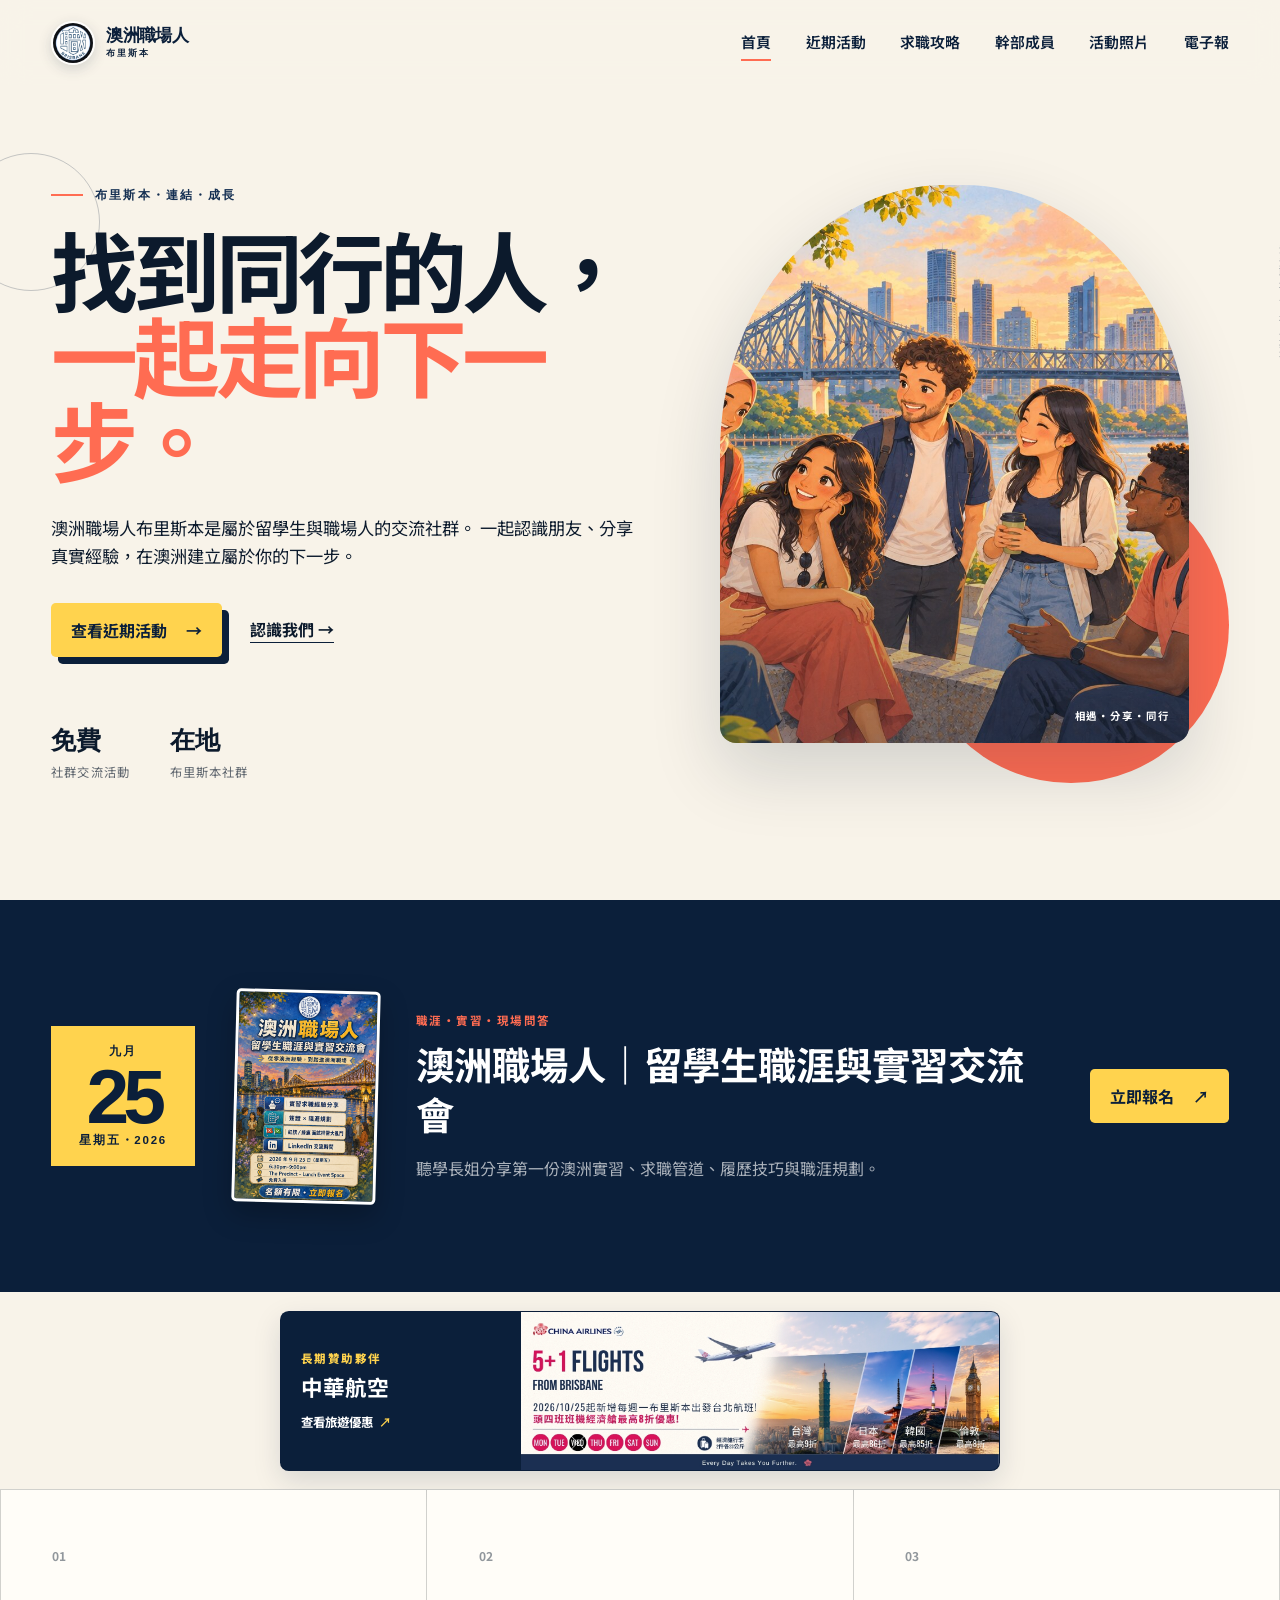
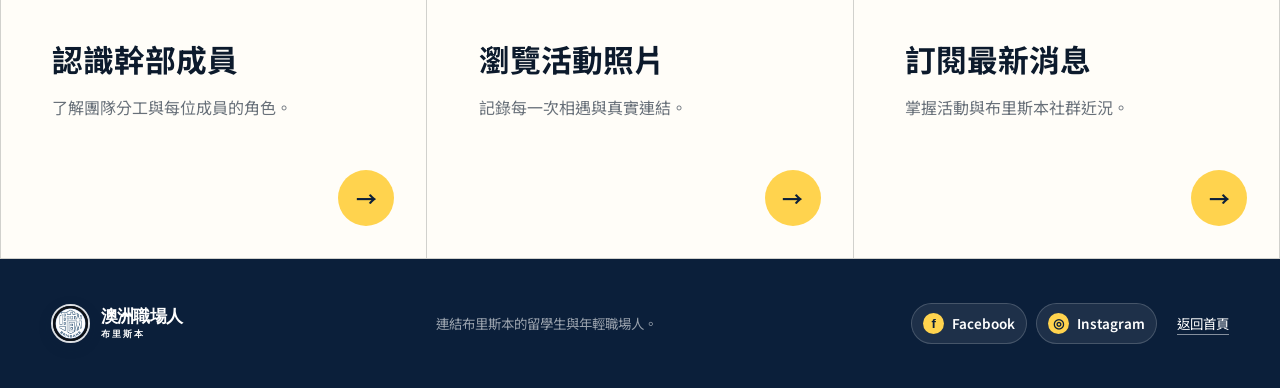
<file: index.html>
<!doctype html>
<html lang="zh-Hant">
  <head>
    <meta charset="UTF-8" />
    <meta name="viewport" content="width=device-width, initial-scale=1.0" />
    <meta name="description" content="澳洲職場人布里斯本，連結留學生與年輕職場人的交流社群。" />
    <meta name="theme-color" content="#0b1f3a" />
    <title>澳洲職場人布里斯本｜首頁</title>
    <!-- Google tag (gtag.js) -->
    <script async src="https://www.googletagmanager.com/gtag/js?id=G-N5922RD0PR"></script>
    <script>
      window.dataLayer = window.dataLayer || [];
      function gtag() {
        dataLayer.push(arguments);
      }
      gtag("js", new Date());
      gtag("config", "G-N5922RD0PR");
    </script>

    <link rel="preconnect" href="https://fonts.googleapis.com" />
    <link rel="preconnect" href="https://fonts.gstatic.com" crossorigin />
    <link href="https://fonts.googleapis.com/css2?family=Noto+Sans+TC:wght@400;500;600;700;800&display=swap" rel="stylesheet" />
    <link rel="stylesheet" href="assets/styles.css?v=20260917-job-tips-filter" />
    <script src="assets/app.js?v=20260917-job-tips-filter" defer></script>
  </head>
  <body>
    <a class="skip-link" href="#main">跳至主要內容</a>
    <header class="site-header" data-header>
      <a class="brand" href="index.html" aria-label="澳洲職場人布里斯本首頁">
        <img class="brand-logo" src="assets/brisbane-logo.jpeg" alt="" />
        <span class="brand-name">澳洲職場人<span>布里斯本</span></span>
      </a>
      <button class="menu-button" type="button" aria-expanded="false" aria-controls="primary-nav">
        <span></span><span></span><span></span><span class="sr-only">開啟選單</span>
      </button>
      <nav id="primary-nav" class="primary-nav" aria-label="主要導覽">
        <a class="active" href="index.html">首頁</a>
        <a href="events.html">近期活動</a>
        <a href="job-tips.html">求職攻略</a>
        <a href="team.html">幹部成員</a>
        <a href="photos.html">活動照片</a>
        <a href="newsletter.html">電子報</a>
      </nav>
    </header>

    <main id="main">
      <section class="hero" aria-labelledby="hero-title">
        <div class="hero-copy reveal">
          <p class="eyebrow"><span></span>布里斯本・連結・成長</p>
          <h1 id="hero-title">找到同行的人，<br /><em>一起走向下一步。</em></h1>
          <p class="hero-intro">
            澳洲職場人布里斯本是屬於留學生與職場人的交流社群。
            一起認識朋友、分享真實經驗，在澳洲建立屬於你的下一步。
          </p>
          <div class="hero-actions">
            <a class="button button-primary" href="events.html">查看近期活動 <span aria-hidden="true">→</span></a>
            <a class="text-link" href="team.html">認識我們 <span aria-hidden="true">→</span></a>
          </div>
          <div class="hero-stats" aria-label="社群特色">
            <div><strong>免費</strong><span>社群交流活動</span></div>
            <div><strong>在地</strong><span>布里斯本社群</span></div>
          </div>
        </div>
        <div class="hero-visual reveal" data-delay="1">
          <div class="hero-image-wrap">
            <img src="assets/acf-community-cute.jpg" alt="多位留學生與職場人在布里斯本故事橋旁交流的可愛手繪插畫" />
            <span class="image-label">相遇・分享・同行</span>
          </div>
          <div class="sun-disc" aria-hidden="true"></div>
          <p class="vertical-note" aria-hidden="true">澳洲職場人・布里斯本</p>
        </div>
      </section>

      <section class="home-event" aria-labelledby="home-event-title">
        <div class="home-event-inner reveal">
          <div class="event-date" aria-label="2026年9月25日"><span>九月</span><strong>25</strong><small>星期五・2026</small></div>
          <a class="home-event-poster" href="events.html" aria-label="查看本次活動海報與完整資訊">
            <img src="assets/events/career-internship-2026/poster.png" alt="澳洲職場人留學生職涯與實習交流會活動海報" />
          </a>
          <div>
            <p class="event-tag">職涯・實習・現場問答</p>
            <h2 id="home-event-title">澳洲職場人｜留學生職涯與實習交流會</h2>
            <p>聽學長姐分享第一份澳洲實習、求職管道、履歷技巧與職涯規劃。</p>
          </div>
          <a class="button button-register" href="https://forms.gle/ErCxdgvQviTxTfzE9" target="_blank" rel="noreferrer">立即報名 <span aria-hidden="true">↗</span></a>
        </div>
      </section>

      <section class="partner-feature" aria-labelledby="partner-feature-title">
        <a
          class="partner-card reveal"
          href="https://traveldeals.china-airlines.com/"
          target="_blank"
          rel="noreferrer"
          aria-label="查看中華航空精選旅遊優惠（另開新視窗）"
        >
          <span class="partner-card-copy">
            <small>長期贊助夥伴</small>
            <strong id="partner-feature-title">中華航空</strong>
            <b>查看旅遊優惠 <i aria-hidden="true">↗</i></b>
          </span>
          <span class="partner-card-image">
            <img src="assets/sponsors/china-airlines-brisbane-deals.jpg" alt="中華航空布里斯本出發航班與旅遊優惠" />
          </span>
        </a>
      </section>

      <section class="home-links" aria-label="探索網站內容">
        <a class="home-link-card reveal" href="team.html"><span>01</span><h2>認識幹部成員</h2><p>了解團隊分工與每位成員的角色。</p><b aria-hidden="true">→</b></a>
        <a class="home-link-card reveal" data-delay="1" href="photos.html"><span>02</span><h2>瀏覽活動照片</h2><p>記錄每一次相遇與真實連結。</p><b aria-hidden="true">→</b></a>
        <a class="home-link-card reveal" data-delay="2" href="newsletter.html"><span>03</span><h2>訂閱最新消息</h2><p>掌握活動與布里斯本社群近況。</p><b aria-hidden="true">→</b></a>
      </section>
    </main>

    <footer class="site-footer">
      <a class="brand footer-brand" href="index.html"><img class="brand-logo" src="assets/brisbane-logo.jpeg" alt="" /><span class="brand-name">澳洲職場人<span>布里斯本</span></span></a>
      <p>連結布里斯本的留學生與年輕職場人。</p>
      <div class="footer-actions"><div class="footer-socials"><a href="https://www.facebook.com/share/19KPuEmhov/?mibextid=wwXIfr" target="_blank" rel="noreferrer"><span aria-hidden="true">f</span>Facebook</a><a href="https://www.instagram.com/acf_brisbane?stkn=OWlxMHluYmlqZmZp" target="_blank" rel="noreferrer"><span aria-hidden="true">◎</span>Instagram</a></div><a class="footer-return" href="index.html">返回首頁</a></div>
    </footer>
  </body>
</html>
</file>
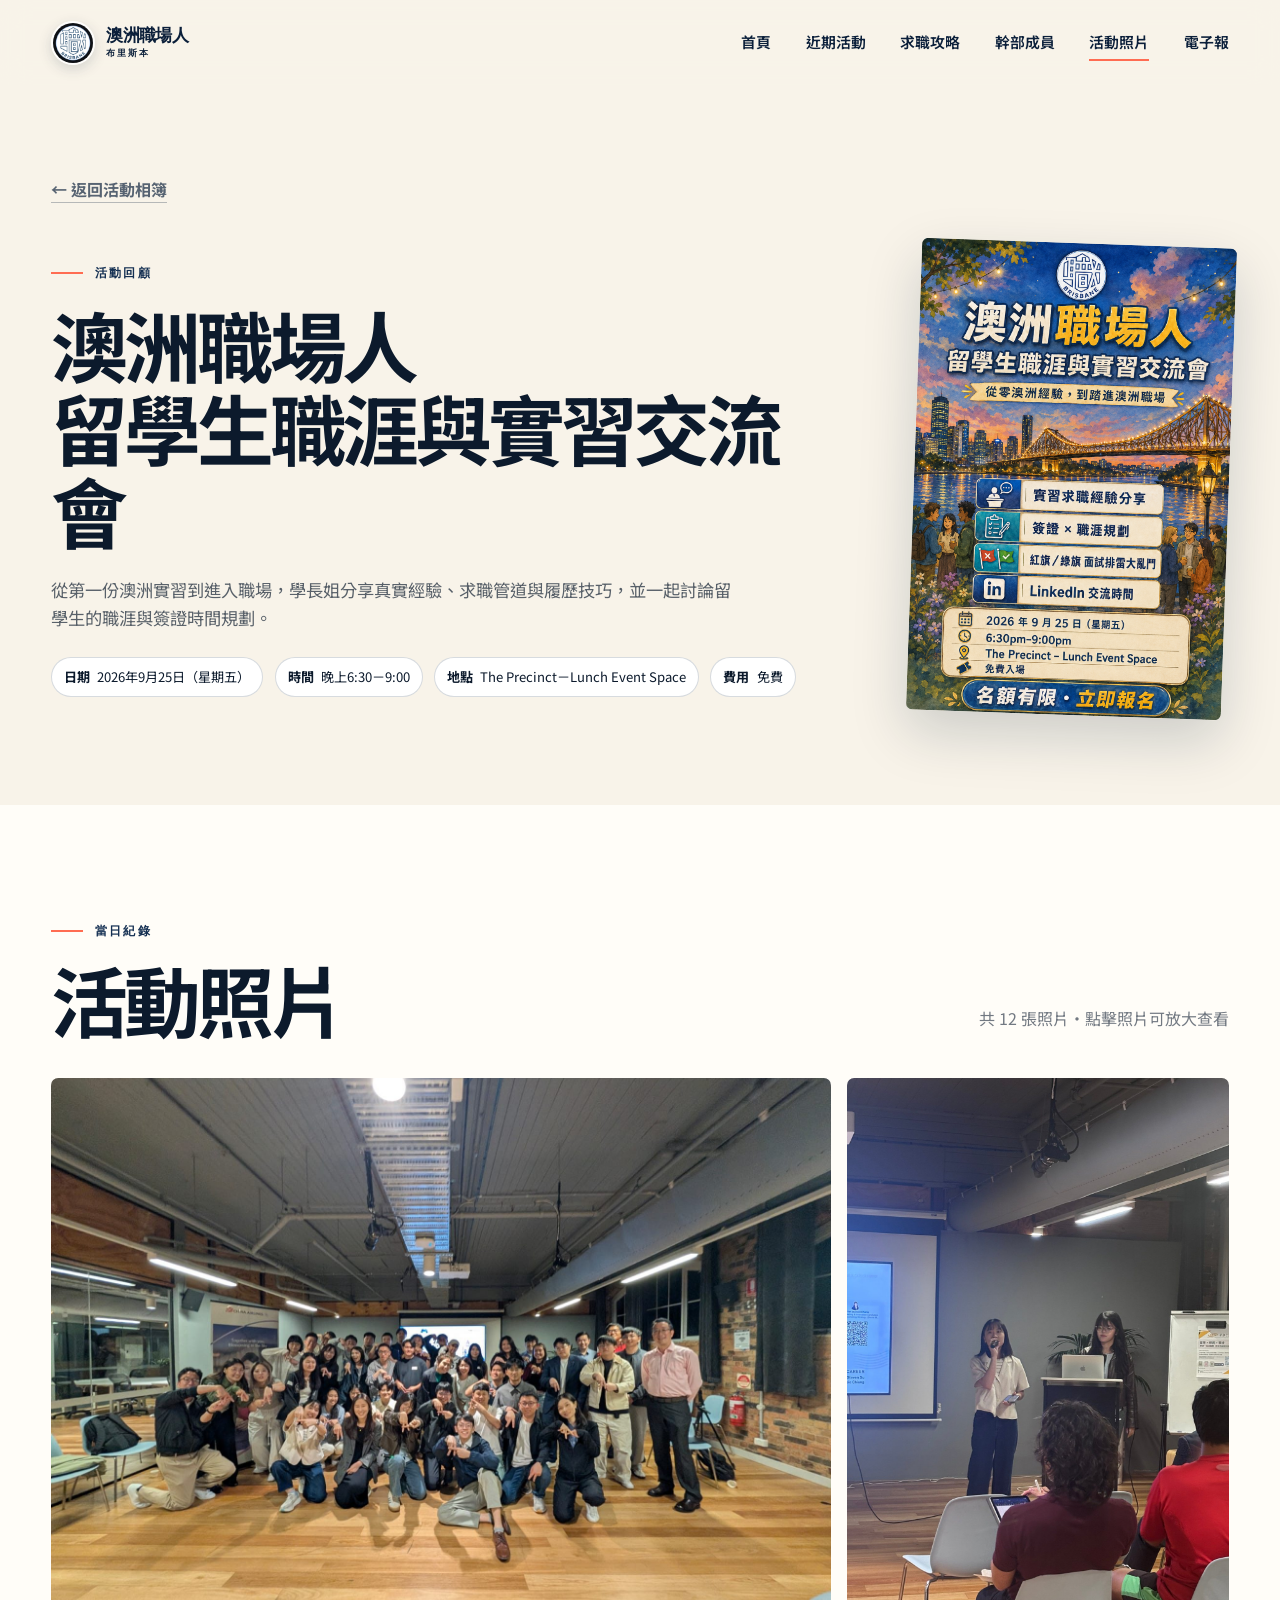
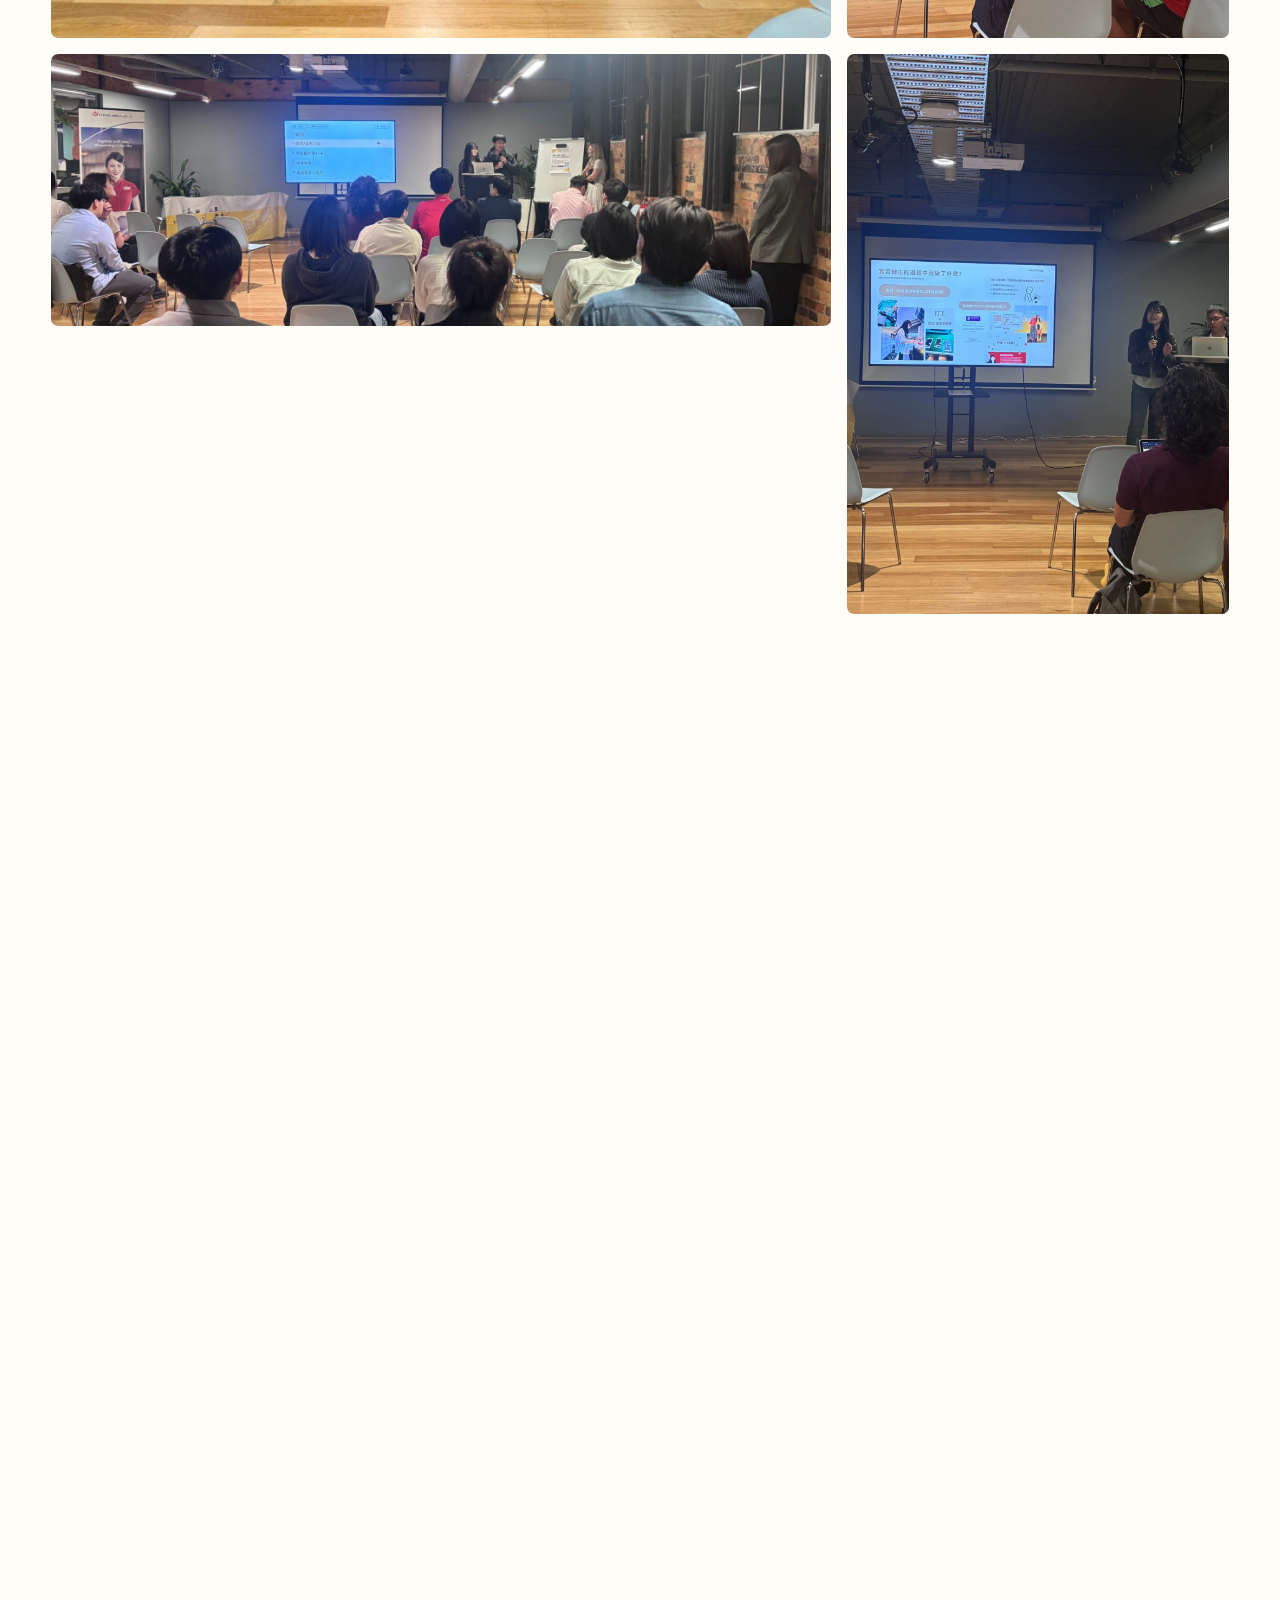
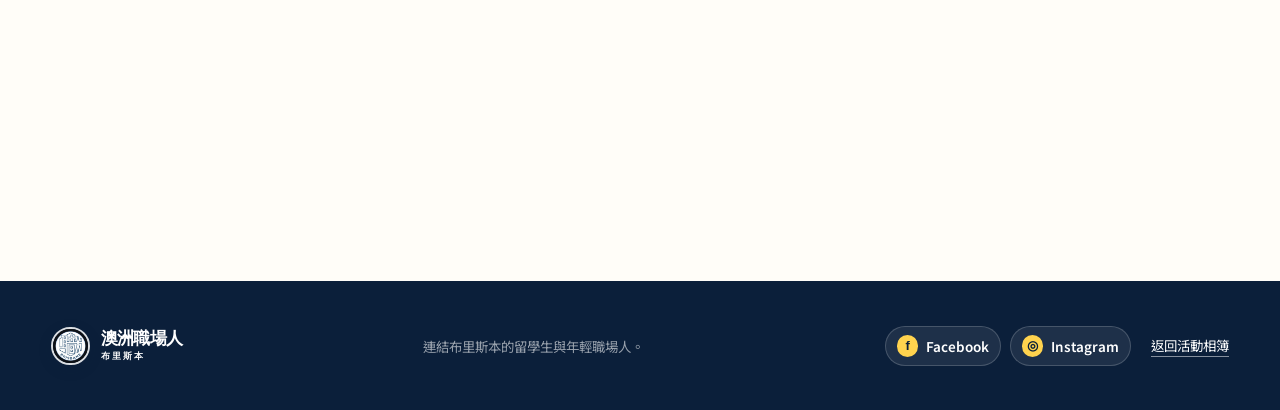
<file: event-career-internship-2026.html>
<!doctype html>
<html lang="zh-Hant">
  <head>
    <meta charset="UTF-8" />
    <meta name="viewport" content="width=device-width, initial-scale=1.0" />
    <meta name="description" content="回顧2026年9月25日舉行的澳洲職場人留學生職涯與實習交流會。" />
    <meta name="theme-color" content="#0b1f3a" />
    <title>留學生職涯與實習交流會活動相簿｜澳洲職場人布里斯本</title>
    <link rel="preconnect" href="https://fonts.googleapis.com" />
    <link rel="preconnect" href="https://fonts.gstatic.com" crossorigin />
    <link href="https://fonts.googleapis.com/css2?family=Noto+Sans+TC:wght@400;500;600;700;800&display=swap" rel="stylesheet" />
    <link rel="stylesheet" href="assets/styles.css?v=20261012-career-album" />
    <script src="assets/app.js?v=20261012-career-album" defer></script>
  </head>
  <body>
    <a class="skip-link" href="#main">跳至主要內容</a>
    <header class="site-header" data-header>
      <a class="brand" href="index.html" aria-label="澳洲職場人布里斯本首頁"><img class="brand-logo" src="assets/brisbane-logo.jpeg" alt="" /><span class="brand-name">澳洲職場人<span>布里斯本</span></span></a>
      <button class="menu-button" type="button" aria-expanded="false" aria-controls="primary-nav"><span></span><span></span><span></span><span class="sr-only">開啟選單</span></button>
      <nav id="primary-nav" class="primary-nav" aria-label="主要導覽"><a href="index.html">首頁</a><a href="events.html">近期活動</a><a href="job-tips.html">求職攻略</a><a href="team.html">幹部成員</a><a class="active" href="photos.html">活動照片</a><a href="newsletter.html">電子報</a></nav>
    </header>

    <main id="main" class="inner-page album-page">
      <header class="album-hero reveal">
        <a class="back-link" href="photos.html">← 返回活動相簿</a>
        <div class="album-hero-grid">
          <div>
            <p class="eyebrow"><span></span>活動回顧</p>
            <h1>澳洲職場人<br />留學生職涯與實習交流會</h1>
            <p>從第一份澳洲實習到進入職場，學長姐分享真實經驗、求職管道與履歷技巧，並一起討論留學生的職涯與簽證時間規劃。</p>
            <div class="album-meta">
              <span><b>日期</b>2026年9月25日（星期五）</span>
              <span><b>時間</b>晚上6:30－9:00</span>
              <span><b>地點</b>The Precinct－Lunch Event Space</span>
              <span><b>費用</b>免費</span>
            </div>
          </div>
          <img src="assets/events/career-internship-2026/poster.png" alt="澳洲職場人留學生職涯與實習交流會活動海報" />
        </div>
      </header>

      <section class="section album-gallery-section" aria-labelledby="gallery-title">
        <div class="gallery-heading reveal"><div><p class="eyebrow"><span></span>當日紀錄</p><h2 id="gallery-title">活動照片</h2></div><p>共 12 張照片・點擊照片可放大查看</p></div>
        <div class="event-gallery">
          <button class="gallery-item gallery-feature reveal" type="button" data-gallery-image="assets/events/career-internship-2026/photo-01.jpeg" data-gallery-alt="全體參加者與工作人員大合照"><img src="assets/events/career-internship-2026/photo-01.jpeg" alt="全體參加者與工作人員大合照" /></button>
          <button class="gallery-item gallery-tall reveal" type="button" data-gallery-image="assets/events/career-internship-2026/photo-03.jpeg" data-gallery-alt="Team Career 介紹分享講者"><img loading="lazy" src="assets/events/career-internship-2026/photo-03.jpeg" alt="Team Career 介紹分享講者" /></button>
          <button class="gallery-item gallery-wide reveal" type="button" data-gallery-image="assets/events/career-internship-2026/photo-02.jpeg" data-gallery-alt="開場介紹活動流程"><img loading="lazy" src="assets/events/career-internship-2026/photo-02.jpeg" alt="開場介紹活動流程" /></button>
          <button class="gallery-item gallery-tall reveal" type="button" data-gallery-image="assets/events/career-internship-2026/photo-05.jpeg" data-gallery-alt="學長姐分享實習轉正經驗"><img loading="lazy" src="assets/events/career-internship-2026/photo-05.jpeg" alt="學長姐分享實習轉正經驗" /></button>
          <button class="gallery-item gallery-wide reveal" type="button" data-gallery-image="assets/events/career-internship-2026/photo-04.jpeg" data-gallery-alt="學長姐分享 UQ StudentHub 求職技巧"><img loading="lazy" src="assets/events/career-internship-2026/photo-04.jpeg" alt="學長姐分享 UQ StudentHub 求職技巧" /></button>
          <button class="gallery-item gallery-tall reveal" type="button" data-gallery-image="assets/events/career-internship-2026/photo-07.jpeg" data-gallery-alt="業界講者分享職涯經歷"><img loading="lazy" src="assets/events/career-internship-2026/photo-07.jpeg" alt="業界講者分享職涯經歷" /></button>
          <button class="gallery-item gallery-wide reveal" type="button" data-gallery-image="assets/events/career-internship-2026/photo-06.jpeg" data-gallery-alt="學長姐分享簽證與時間規劃"><img loading="lazy" src="assets/events/career-internship-2026/photo-06.jpeg" alt="學長姐分享簽證與時間規劃" /></button>
          <button class="gallery-item gallery-wide reveal" type="button" data-gallery-image="assets/events/career-internship-2026/photo-10.jpeg" data-gallery-alt="參加者與講者小組交流"><img loading="lazy" src="assets/events/career-internship-2026/photo-10.jpeg" alt="參加者與講者小組交流" /></button>
          <button class="gallery-item gallery-tall reveal" type="button" data-gallery-image="assets/events/career-internship-2026/photo-08.jpeg" data-gallery-alt="講者 Q&A 問答時間"><img loading="lazy" src="assets/events/career-internship-2026/photo-08.jpeg" alt="講者 Q&A 問答時間" /></button>
          <button class="gallery-item reveal" type="button" data-gallery-image="assets/events/career-internship-2026/photo-11.jpeg" data-gallery-alt="參加者圍坐交流合照"><img loading="lazy" src="assets/events/career-internship-2026/photo-11.jpeg" alt="參加者圍坐交流合照" /></button>
          <button class="gallery-item gallery-tall reveal" type="button" data-gallery-image="assets/events/career-internship-2026/photo-09.jpeg" data-gallery-alt="面試排雷大亂鬥互動環節"><img loading="lazy" src="assets/events/career-internship-2026/photo-09.jpeg" alt="面試排雷大亂鬥互動環節" /></button>
          <button class="gallery-item reveal" type="button" data-gallery-image="assets/events/career-internship-2026/photo-12.jpeg" data-gallery-alt="活動工作人員與講者合照"><img loading="lazy" src="assets/events/career-internship-2026/photo-12.jpeg" alt="活動工作人員與講者合照" /></button>
        </div>
      </section>
    </main>

    <dialog class="gallery-dialog" data-gallery-dialog>
      <button class="gallery-close" type="button" data-gallery-close aria-label="關閉大圖">×</button>
      <img data-gallery-preview src="assets/events/career-internship-2026/photo-01.jpeg" alt="" />
    </dialog>

    <footer class="site-footer"><a class="brand footer-brand" href="index.html"><img class="brand-logo" src="assets/brisbane-logo.jpeg" alt="" /><span class="brand-name">澳洲職場人<span>布里斯本</span></span></a><p>連結布里斯本的留學生與年輕職場人。</p><div class="footer-actions"><div class="footer-socials"><a href="https://www.facebook.com/share/19KPuEmhov/?mibextid=wwXIfr" target="_blank" rel="noreferrer"><span aria-hidden="true">f</span>Facebook</a><a href="https://www.instagram.com/acf_brisbane?stkn=OWlxMHluYmlqZmZp" target="_blank" rel="noreferrer"><span aria-hidden="true">◎</span>Instagram</a></div><a class="footer-return" href="photos.html">返回活動相簿</a></div></footer>
  </body>
</html>
</file>
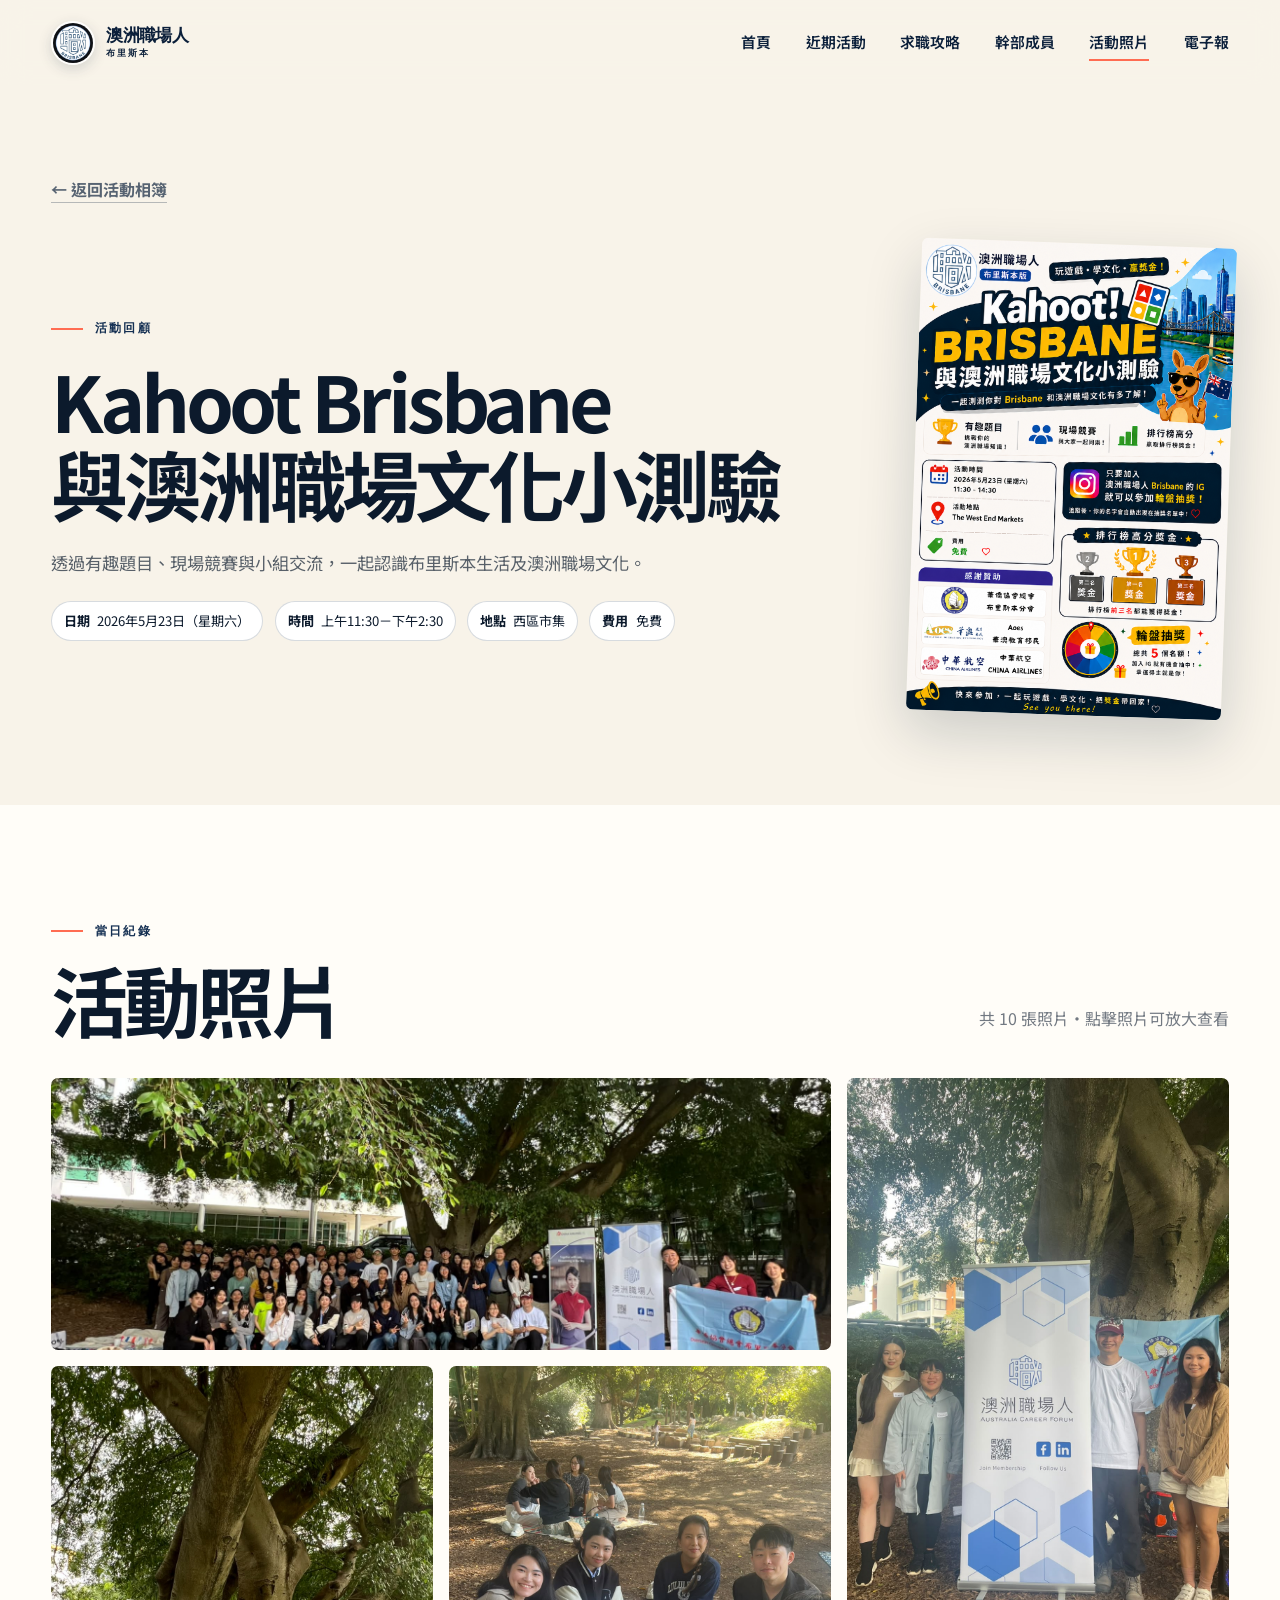
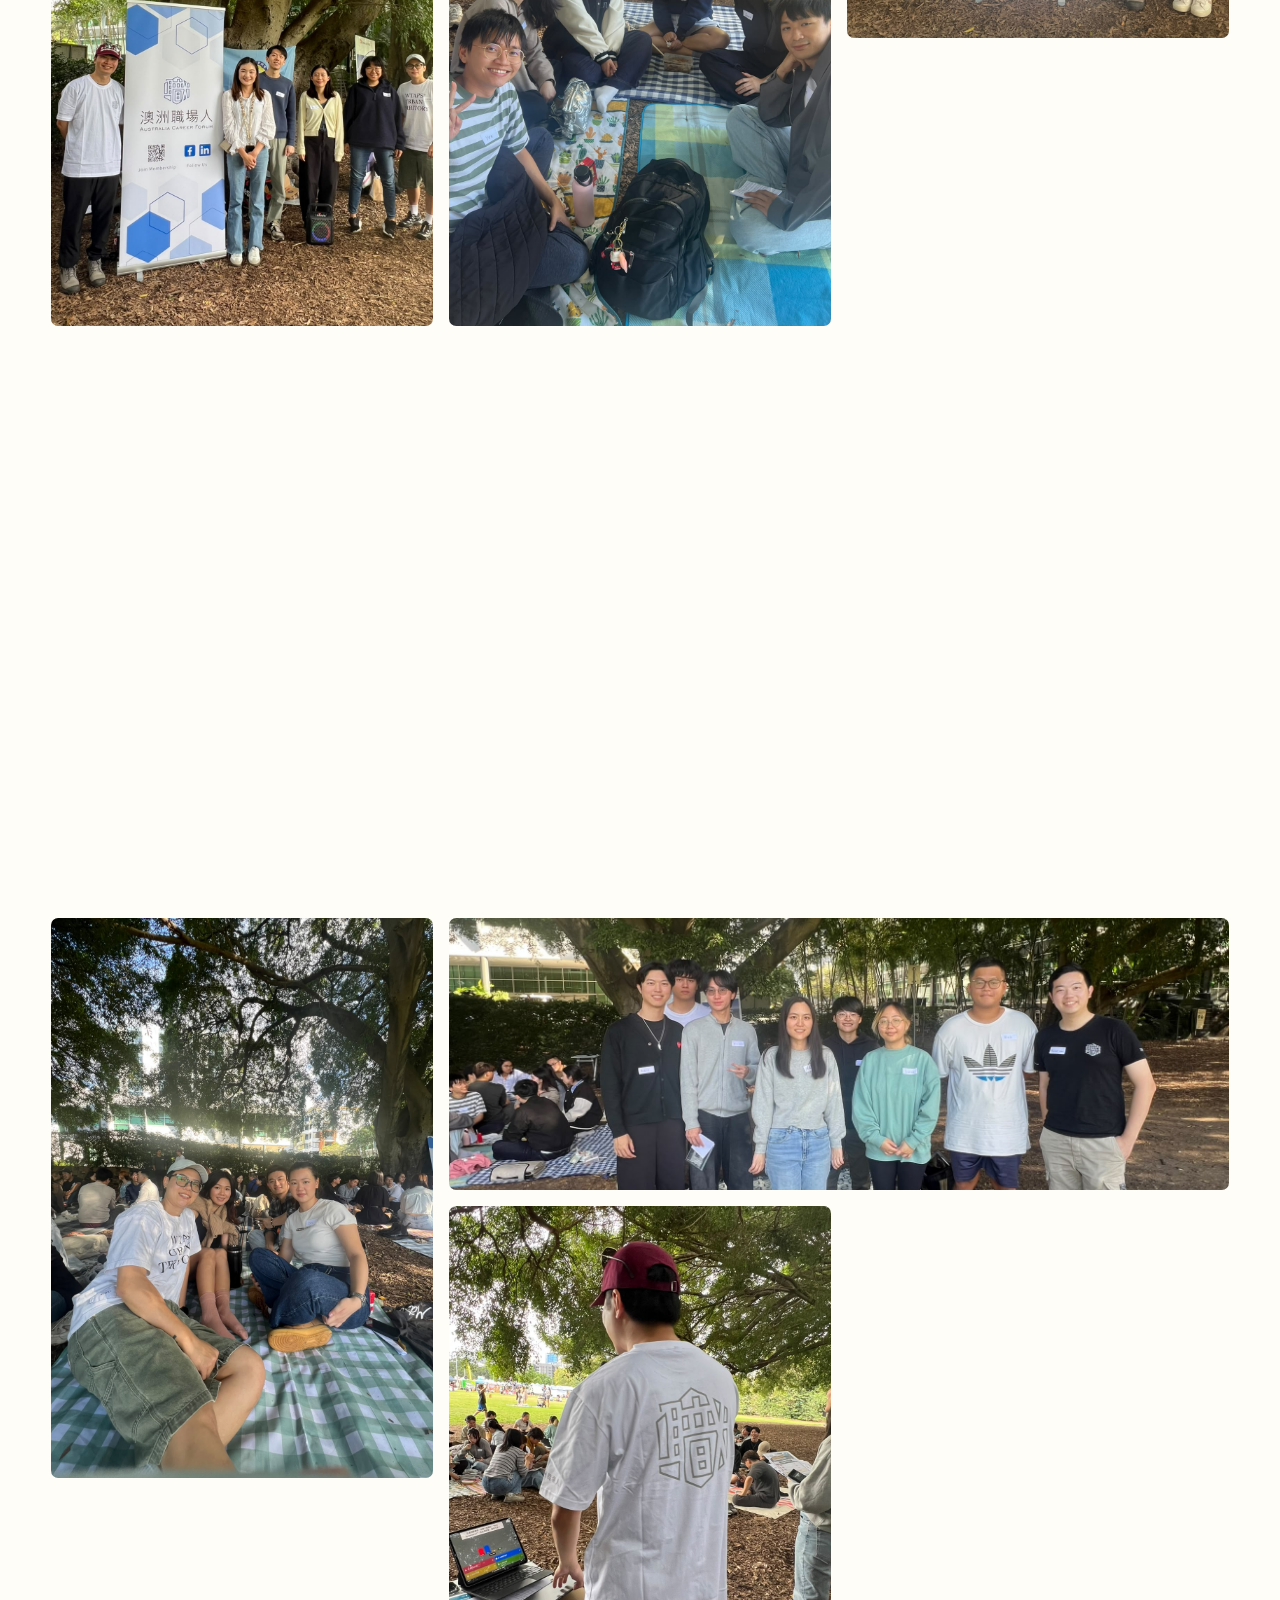
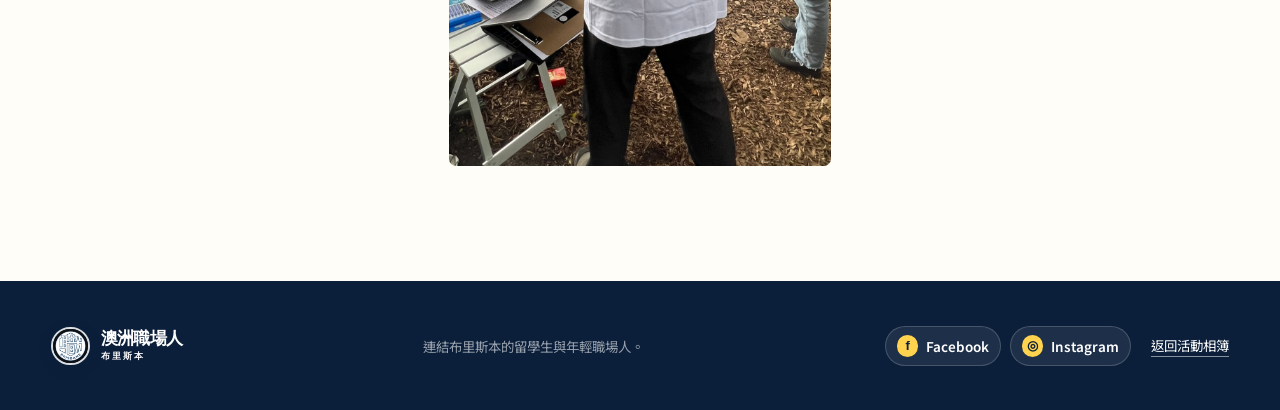
<file: event-kahoot-brisbane-2026.html>
<!doctype html>
<html lang="zh-Hant">
  <head>
    <meta charset="UTF-8" />
    <meta name="viewport" content="width=device-width, initial-scale=1.0" />
    <meta name="description" content="回顧2026年5月23日舉行的 Kahoot Brisbane 與澳洲職場文化小測驗。" />
    <meta name="theme-color" content="#0b1f3a" />
    <title>Kahoot Brisbane 活動相簿｜澳洲職場人布里斯本</title>
    <link rel="preconnect" href="https://fonts.googleapis.com" />
    <link rel="preconnect" href="https://fonts.gstatic.com" crossorigin />
    <link href="https://fonts.googleapis.com/css2?family=Noto+Sans+TC:wght@400;500;600;700;800&display=swap" rel="stylesheet" />
    <link rel="stylesheet" href="assets/styles.css?v=20260917-job-tips-filter" />
    <script src="assets/app.js?v=20260917-job-tips-filter" defer></script>
  </head>
  <body>
    <a class="skip-link" href="#main">跳至主要內容</a>
    <header class="site-header" data-header>
      <a class="brand" href="index.html" aria-label="澳洲職場人布里斯本首頁"><img class="brand-logo" src="assets/brisbane-logo.jpeg" alt="" /><span class="brand-name">澳洲職場人<span>布里斯本</span></span></a>
      <button class="menu-button" type="button" aria-expanded="false" aria-controls="primary-nav"><span></span><span></span><span></span><span class="sr-only">開啟選單</span></button>
      <nav id="primary-nav" class="primary-nav" aria-label="主要導覽"><a href="index.html">首頁</a><a href="events.html">近期活動</a><a href="job-tips.html">求職攻略</a><a href="team.html">幹部成員</a><a class="active" href="photos.html">活動照片</a><a href="newsletter.html">電子報</a></nav>
    </header>

    <main id="main" class="inner-page album-page">
      <header class="album-hero reveal">
        <a class="back-link" href="photos.html">← 返回活動相簿</a>
        <div class="album-hero-grid">
          <div>
            <p class="eyebrow"><span></span>活動回顧</p>
            <h1>Kahoot Brisbane<br />與澳洲職場文化小測驗</h1>
            <p>透過有趣題目、現場競賽與小組交流，一起認識布里斯本生活及澳洲職場文化。</p>
            <div class="album-meta">
              <span><b>日期</b>2026年5月23日（星期六）</span>
              <span><b>時間</b>上午11:30－下午2:30</span>
              <span><b>地點</b>西區市集</span>
              <span><b>費用</b>免費</span>
            </div>
          </div>
          <img src="assets/events/kahoot-brisbane-2026/poster.png" alt="Kahoot Brisbane 與澳洲職場文化小測驗活動海報" />
        </div>
      </header>

      <section class="section album-gallery-section" aria-labelledby="gallery-title">
        <div class="gallery-heading reveal"><div><p class="eyebrow"><span></span>當日紀錄</p><h2 id="gallery-title">活動照片</h2></div><p>共 10 張照片・點擊照片可放大查看</p></div>
        <div class="event-gallery">
          <button class="gallery-item gallery-wide reveal" type="button" data-gallery-image="assets/events/kahoot-brisbane-2026/photo-03.jpeg" data-gallery-alt="Kahoot Brisbane 全體參加者大合照"><img src="assets/events/kahoot-brisbane-2026/photo-03.jpeg" alt="Kahoot Brisbane 全體參加者大合照" /></button>
          <button class="gallery-item gallery-tall reveal" type="button" data-gallery-image="assets/events/kahoot-brisbane-2026/photo-01.jpeg" data-gallery-alt="活動工作人員與澳洲職場人布旗合照"><img loading="lazy" src="assets/events/kahoot-brisbane-2026/photo-01.jpeg" alt="活動工作人員與澳洲職場人布旗合照" /></button>
          <button class="gallery-item gallery-tall reveal" type="button" data-gallery-image="assets/events/kahoot-brisbane-2026/photo-02.jpeg" data-gallery-alt="活動工作人員團體合照"><img loading="lazy" src="assets/events/kahoot-brisbane-2026/photo-02.jpeg" alt="活動工作人員團體合照" /></button>
          <button class="gallery-item gallery-tall reveal" type="button" data-gallery-image="assets/events/kahoot-brisbane-2026/photo-04.jpeg" data-gallery-alt="參加者在樹下野餐交流"><img loading="lazy" src="assets/events/kahoot-brisbane-2026/photo-04.jpeg" alt="參加者在樹下野餐交流" /></button>
          <button class="gallery-item gallery-wide reveal" type="button" data-gallery-image="assets/events/kahoot-brisbane-2026/photo-05.jpeg" data-gallery-alt="活動參加者小組合照"><img loading="lazy" src="assets/events/kahoot-brisbane-2026/photo-05.jpeg" alt="活動參加者小組合照" /></button>
          <button class="gallery-item gallery-tall reveal" type="button" data-gallery-image="assets/events/kahoot-brisbane-2026/photo-06.jpeg" data-gallery-alt="參加者在市集旁合照"><img loading="lazy" src="assets/events/kahoot-brisbane-2026/photo-06.jpeg" alt="參加者在市集旁合照" /></button>
          <button class="gallery-item gallery-wide reveal" type="button" data-gallery-image="assets/events/kahoot-brisbane-2026/photo-07.jpeg" data-gallery-alt="參加者進行小組活動"><img loading="lazy" src="assets/events/kahoot-brisbane-2026/photo-07.jpeg" alt="參加者進行小組活動" /></button>
          <button class="gallery-item gallery-tall reveal" type="button" data-gallery-image="assets/events/kahoot-brisbane-2026/photo-08.jpeg" data-gallery-alt="活動參加者四人合照"><img loading="lazy" src="assets/events/kahoot-brisbane-2026/photo-08.jpeg" alt="活動參加者四人合照" /></button>
          <button class="gallery-item gallery-wide reveal" type="button" data-gallery-image="assets/events/kahoot-brisbane-2026/photo-09.jpeg" data-gallery-alt="活動參加者八人合照"><img loading="lazy" src="assets/events/kahoot-brisbane-2026/photo-09.jpeg" alt="活動參加者八人合照" /></button>
          <button class="gallery-item gallery-tall reveal" type="button" data-gallery-image="assets/events/kahoot-brisbane-2026/photo-10.jpeg" data-gallery-alt="Kahoot 競賽進行中的活動現場"><img loading="lazy" src="assets/events/kahoot-brisbane-2026/photo-10.jpeg" alt="Kahoot 競賽進行中的活動現場" /></button>
        </div>
      </section>
    </main>

    <dialog class="gallery-dialog" data-gallery-dialog>
      <button class="gallery-close" type="button" data-gallery-close aria-label="關閉大圖">×</button>
      <img data-gallery-preview src="assets/events/kahoot-brisbane-2026/photo-03.jpeg" alt="" />
    </dialog>

    <footer class="site-footer"><a class="brand footer-brand" href="index.html"><img class="brand-logo" src="assets/brisbane-logo.jpeg" alt="" /><span class="brand-name">澳洲職場人<span>布里斯本</span></span></a><p>連結布里斯本的留學生與年輕職場人。</p><div class="footer-actions"><div class="footer-socials"><a href="https://www.facebook.com/share/19KPuEmhov/?mibextid=wwXIfr" target="_blank" rel="noreferrer"><span aria-hidden="true">f</span>Facebook</a><a href="https://www.instagram.com/acf_brisbane?stkn=OWlxMHluYmlqZmZp" target="_blank" rel="noreferrer"><span aria-hidden="true">◎</span>Instagram</a></div><a class="footer-return" href="photos.html">返回活動相簿</a></div></footer>
  </body>
</html>
</file>
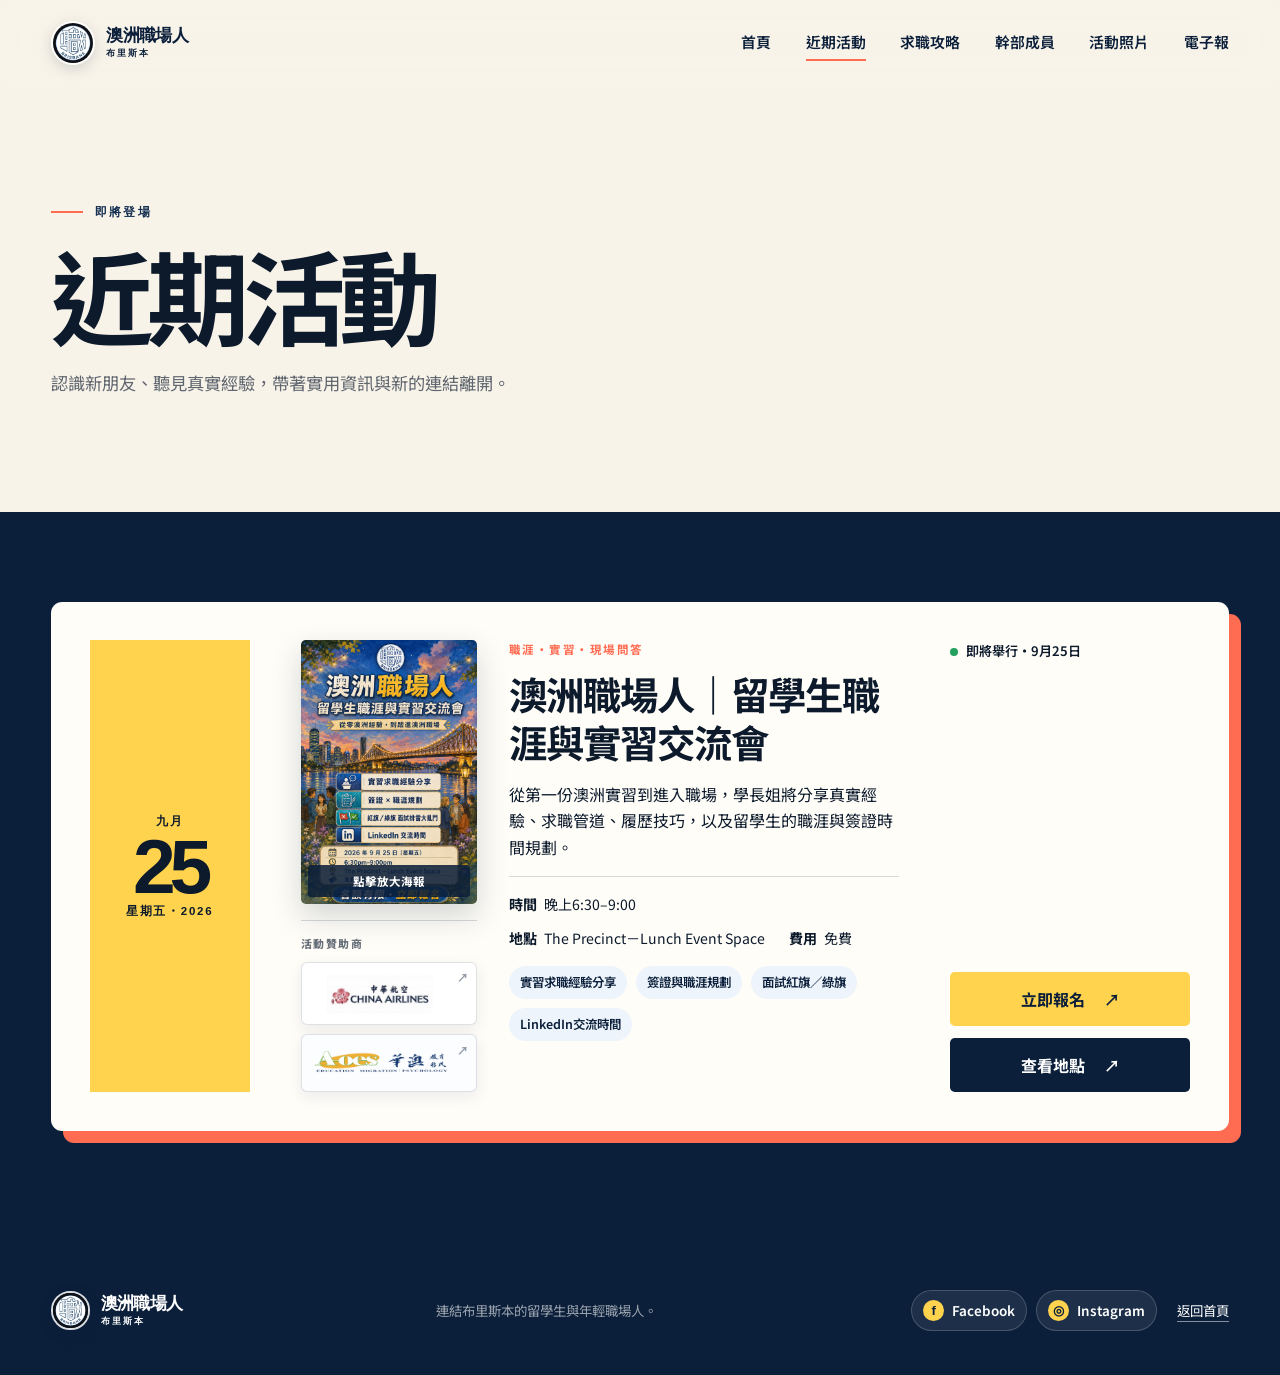
<file: events.html>
<!doctype html>
<html lang="zh-Hant">
  <head>
    <meta charset="UTF-8" />
    <meta name="viewport" content="width=device-width, initial-scale=1.0" />
    <meta name="description" content="查看澳洲職場人布里斯本的近期活動。" />
    <meta name="theme-color" content="#0b1f3a" />
    <title>近期活動｜澳洲職場人布里斯本</title>
    <link rel="preconnect" href="https://fonts.googleapis.com" />
    <link rel="preconnect" href="https://fonts.gstatic.com" crossorigin />
    <link href="https://fonts.googleapis.com/css2?family=Noto+Sans+TC:wght@400;500;600;700;800&display=swap" rel="stylesheet" />
    <link rel="stylesheet" href="assets/styles.css?v=20260917-job-tips-filter" />
    <script src="assets/app.js?v=20260917-job-tips-filter" defer></script>
  </head>
  <body>
    <a class="skip-link" href="#main">跳至主要內容</a>
    <header class="site-header" data-header>
      <a class="brand" href="index.html" aria-label="澳洲職場人布里斯本首頁"><img class="brand-logo" src="assets/brisbane-logo.jpeg" alt="" /><span class="brand-name">澳洲職場人<span>布里斯本</span></span></a>
      <button class="menu-button" type="button" aria-expanded="false" aria-controls="primary-nav"><span></span><span></span><span></span><span class="sr-only">開啟選單</span></button>
      <nav id="primary-nav" class="primary-nav" aria-label="主要導覽"><a href="index.html">首頁</a><a class="active" href="events.html">近期活動</a><a href="job-tips.html">求職攻略</a><a href="team.html">幹部成員</a><a href="photos.html">活動照片</a><a href="newsletter.html">電子報</a></nav>
    </header>
    <main id="main" class="inner-page">
      <header class="page-hero reveal"><p class="eyebrow"><span></span>即將登場</p><h1>近期活動</h1><p>認識新朋友、聽見真實經驗，帶著實用資訊與新的連結離開。</p></header>
      <section class="section events-section page-section" aria-labelledby="event-title">
        <article class="featured-event reveal">
          <div class="event-date" aria-label="2026年9月25日"><span>九月</span><strong>25</strong><small>星期五・2026</small></div>
          <div class="event-content event-content-layout">
            <div class="event-media">
              <a class="event-poster-link" href="assets/events/career-internship-2026/poster.png" target="_blank" rel="noreferrer">
                <img src="assets/events/career-internship-2026/poster.png" alt="澳洲職場人留學生職涯與實習交流會活動海報" />
                <span>點擊放大海報</span>
              </a>
              <aside class="event-sponsors" aria-labelledby="event-sponsors-title">
                <p id="event-sponsors-title">活動贊助商</p>
                <div class="sponsor-links">
                  <a class="sponsor-card sponsor-card-china-airlines" href="https://www.china-airlines.com/au/en" target="_blank" rel="noopener noreferrer" aria-label="前往中華航空官方網站">
                    <img src="assets/sponsors/china-airlines.png" alt="中華航空 China Airlines" />
                    <span aria-hidden="true">↗</span>
                  </a>
                  <a class="sponsor-card sponsor-card-aoes" href="https://www.a-oes.com/" target="_blank" rel="noopener noreferrer" aria-label="前往 A-OES 官方網站">
                    <img src="assets/sponsors/aoes.png" alt="A-OES Education Migration Psychology" />
                    <span aria-hidden="true">↗</span>
                  </a>
                </div>
              </aside>
            </div>
            <div>
              <p class="event-tag">職涯・實習・現場問答</p>
              <h2 id="event-title">澳洲職場人｜留學生職涯與實習交流會</h2>
              <p>從第一份澳洲實習到進入職場，學長姐將分享真實經驗、求職管道、履歷技巧，以及留學生的職涯與簽證時間規劃。</p>
              <div class="event-details"><span><b>時間</b> 晚上6:30–9:00</span><span><b>地點</b> The Precinct－Lunch Event Space</span><span><b>費用</b> 免費</span></div>
              <div class="event-topics"><span>實習求職經驗分享</span><span>簽證與職涯規劃</span><span>面試紅旗／綠旗</span><span>LinkedIn交流時間</span></div>
            </div>
          </div>
          <div class="event-action">
            <span class="availability"><i></i>即將舉行・9月25日</span>
            <a class="button button-register" href="https://forms.gle/ErCxdgvQviTxTfzE9" target="_blank" rel="noreferrer">立即報名 <span aria-hidden="true">↗</span></a>
            <a class="button button-dark" href="https://maps.app.goo.gl/x7CAU8SouGSn2ifJ8" target="_blank" rel="noreferrer">查看地點 <span aria-hidden="true">↗</span></a>
          </div>
        </article>
      </section>
    </main>
    <footer class="site-footer"><a class="brand footer-brand" href="index.html"><img class="brand-logo" src="assets/brisbane-logo.jpeg" alt="" /><span class="brand-name">澳洲職場人<span>布里斯本</span></span></a><p>連結布里斯本的留學生與年輕職場人。</p><div class="footer-actions"><div class="footer-socials"><a href="https://www.facebook.com/share/19KPuEmhov/?mibextid=wwXIfr" target="_blank" rel="noreferrer"><span aria-hidden="true">f</span>Facebook</a><a href="https://www.instagram.com/acf_brisbane?stkn=OWlxMHluYmlqZmZp" target="_blank" rel="noreferrer"><span aria-hidden="true">◎</span>Instagram</a></div><a class="footer-return" href="index.html">返回首頁</a></div></footer>
  </body>
</html>
</file>
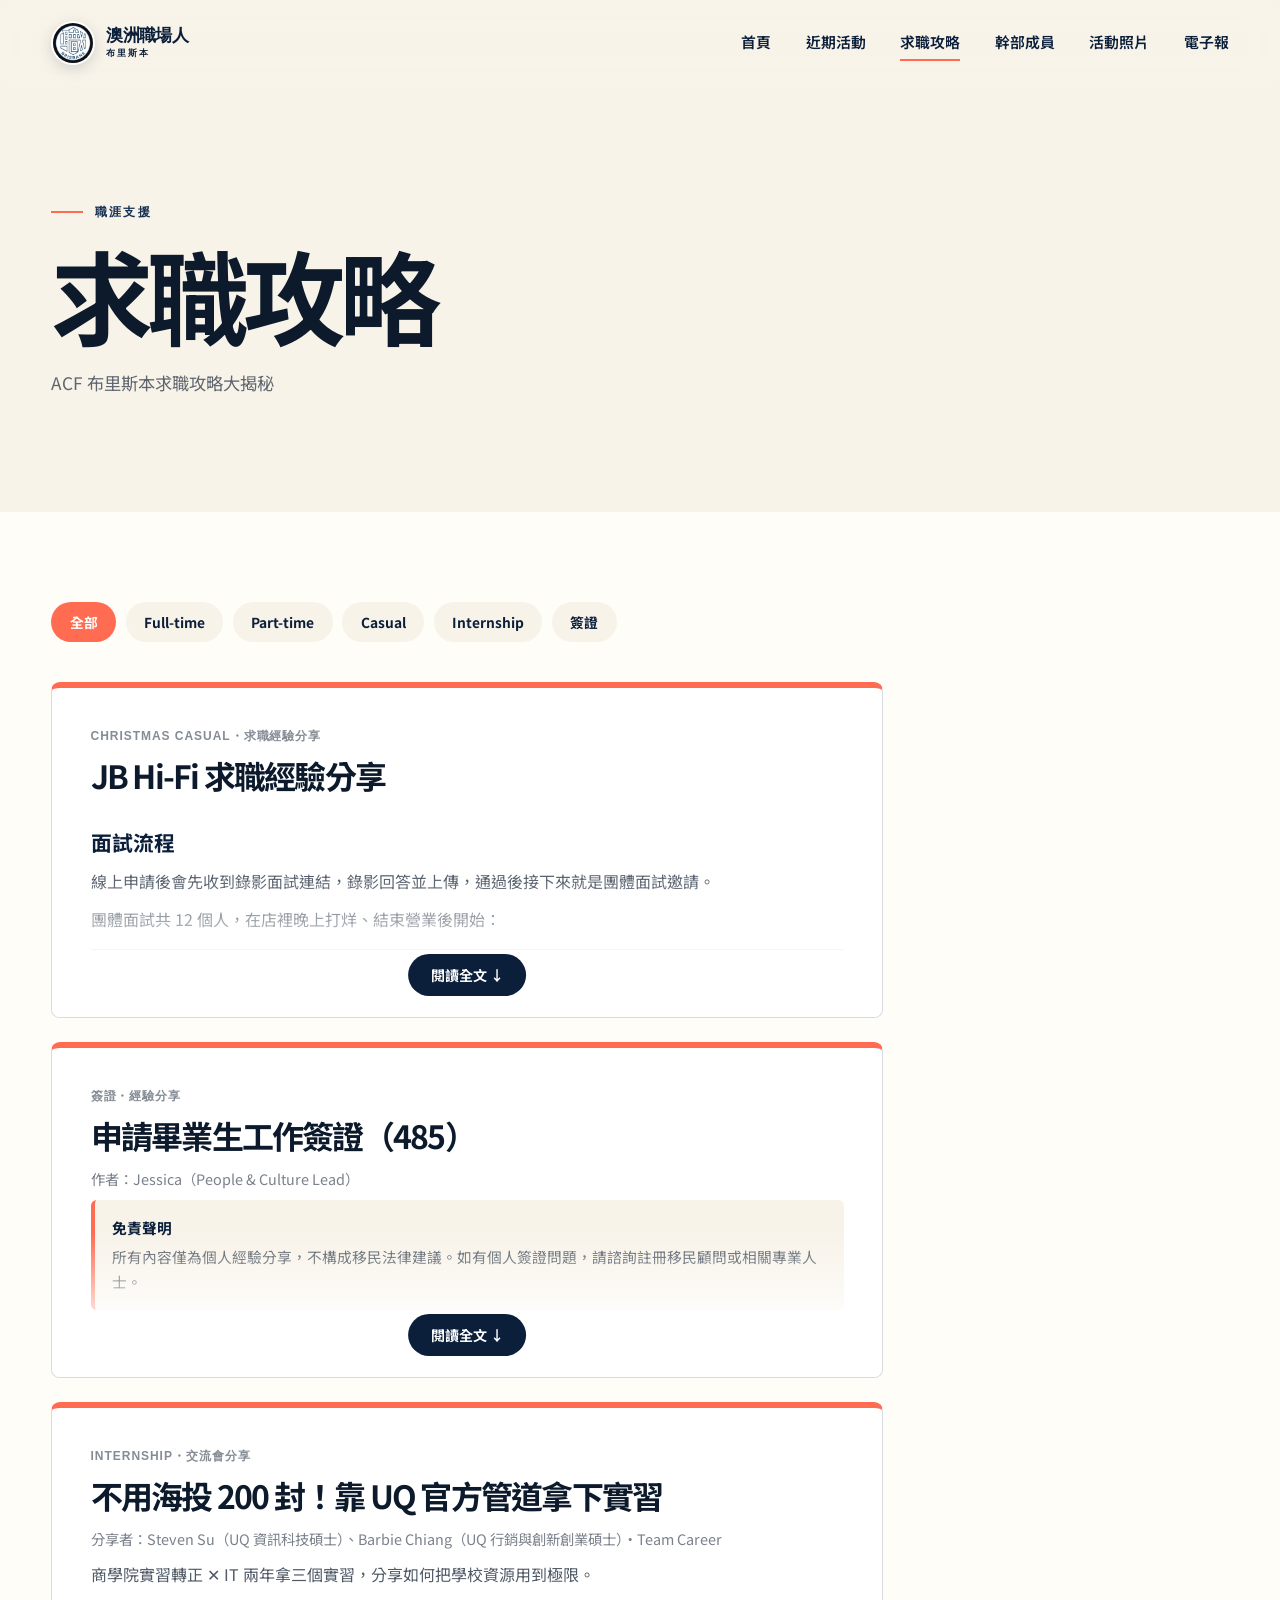
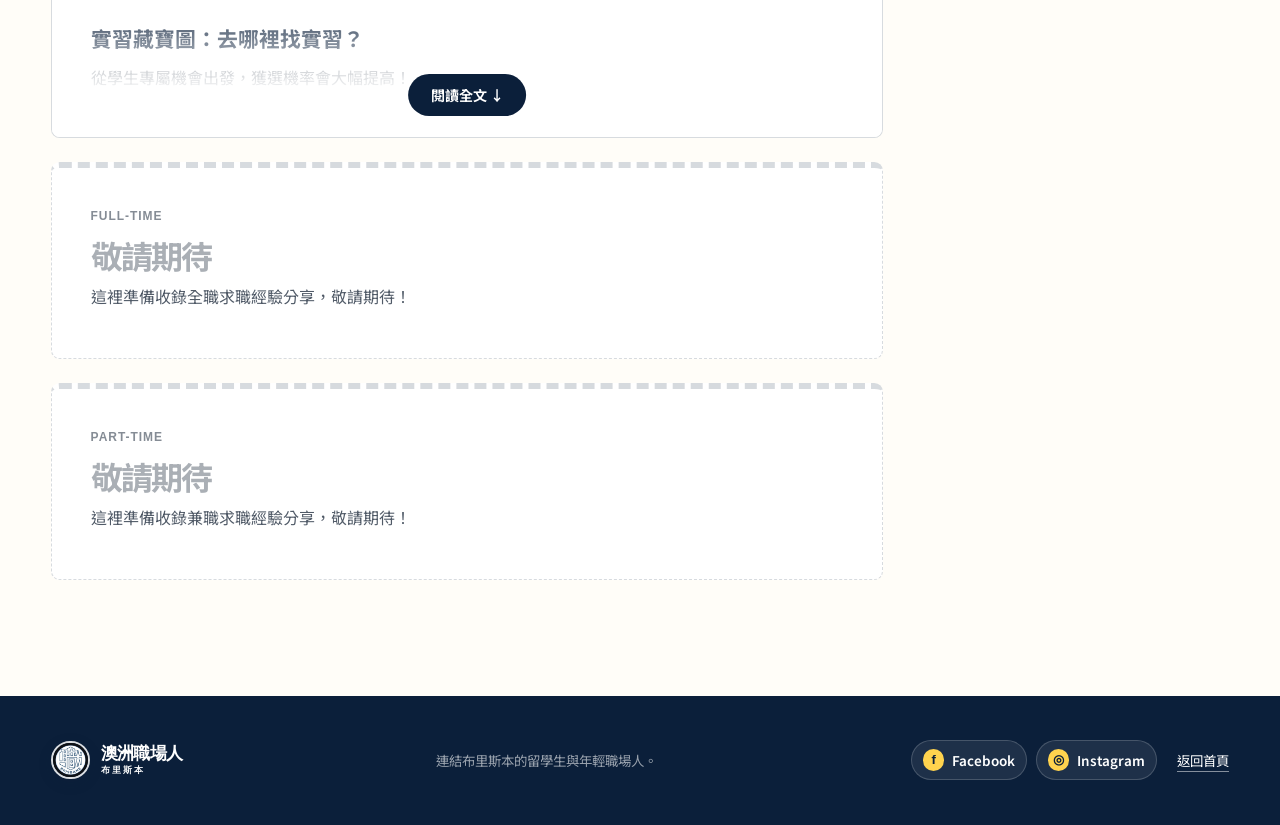
<file: job-tips.html>
<!doctype html>
<html lang="zh-Hant">
  <head>
    <meta charset="UTF-8" />
    <meta name="viewport" content="width=device-width, initial-scale=1.0" />
    <meta name="description" content="澳洲職場人布里斯本求職攻略，整理履歷、面試與求職資源，幫助留學生順利求職。" />
    <meta name="theme-color" content="#0b1f3a" />
    <title>求職攻略｜澳洲職場人布里斯本</title>
    <link rel="preconnect" href="https://fonts.googleapis.com" />
    <link rel="preconnect" href="https://fonts.gstatic.com" crossorigin />
    <link href="https://fonts.googleapis.com/css2?family=Noto+Sans+TC:wght@400;500;600;700;800&display=swap" rel="stylesheet" />
    <link rel="stylesheet" href="assets/styles.css?v=20261012-tips-collapse" />
    <script src="assets/app.js?v=20261012-tips-collapse" defer></script>
  </head>
  <body>
    <a class="skip-link" href="#main">跳至主要內容</a>
    <header class="site-header" data-header>
      <a class="brand" href="index.html" aria-label="澳洲職場人布里斯本首頁"><img class="brand-logo" src="assets/brisbane-logo.jpeg" alt="" /><span class="brand-name">澳洲職場人<span>布里斯本</span></span></a>
      <button class="menu-button" type="button" aria-expanded="false" aria-controls="primary-nav"><span></span><span></span><span></span><span class="sr-only">開啟選單</span></button>
      <nav id="primary-nav" class="primary-nav" aria-label="主要導覽"><a href="index.html">首頁</a><a href="events.html">近期活動</a><a class="active" href="job-tips.html">求職攻略</a><a href="team.html">幹部成員</a><a href="photos.html">活動照片</a><a href="newsletter.html">電子報</a></nav>
    </header>
    <main id="main" class="inner-page">
      <header class="page-hero reveal">
        <p class="eyebrow"><span></span>職涯支援</p>
        <h1>求職攻略</h1>
        <p>ACF 布里斯本求職攻略大揭秘</p>
      </header>
      <section class="section tips-section page-section">
        <div class="tips-filter" role="group" aria-label="依工作類型篩選" data-tips-filter>
          <button type="button" class="tips-filter-btn active" data-filter="all">全部</button>
          <button type="button" class="tips-filter-btn" data-filter="fulltime">Full-time</button>
          <button type="button" class="tips-filter-btn" data-filter="parttime">Part-time</button>
          <button type="button" class="tips-filter-btn" data-filter="casual">Casual</button>
          <button type="button" class="tips-filter-btn" data-filter="internship">Internship</button>
          <button type="button" class="tips-filter-btn" data-filter="visa">簽證</button>
        </div>
        <div class="tips-grid" data-tips-grid>
          <article class="tip-card reveal" data-category="casual">
            <p class="tip-meta">Christmas Casual・求職經驗分享</p>
            <h2>JB Hi-Fi 求職經驗分享</h2>

            <h3>面試流程</h3>
            <p>線上申請後會先收到錄影面試連結，錄影回答並上傳，通過後接下來就是團體面試邀請。</p>
            <p>團體面試共 12 個人，在店裡晚上打烊、結束營業後開始：</p>
            <ol class="responsibility-list">
              <li>三人一組互相認識，接著要跟大家介紹「組員」以及他們為什麼適合 JB（注意是介紹對方，不是自我介紹）</li>
              <li>換一組人，每組拿到一張單子，上面列出店裡可能發生的各種狀況，要從 1 到 10 排序，1 是最嚴重、最需要被解決的</li>
              <li>再換組員，每組分到不同的商品（吸塵器、耳機、手機），要想出五個最值得問顧客的問題</li>
              <li>再換一組，先問全部人有沒有人遇過很糟的客服經驗，然後討論這個狀況可以怎麼改善，想出兩個可以更好的方法</li>
              <li>最後會有時間讓你問他們問題</li>
            </ol>
            <p>總用時約 2 小時，面試隔天就收到背景調查邀請。</p>

            <h3>完整求職時間軸</h3>
            <p>簡單整理一下，如果有想投遞 JB Hi-Fi 的人（不管是老屁股、留學生或是打工度假的人）：</p>
            <ol class="responsibility-list">
              <li>在 Seek 看到職缺，線上投遞履歷表（投遞一週後我有到門市去 follow up，提升曝光度，也可能讓 manager 加速 process CV）</li>
              <li>一週後電話 follow up，明確、積極地說明自己有興趣，順便告訴他們已投遞履歷且有到現場去詢問過</li>
              <li>Shortlisted，約 7 天收到 group interview 邀請</li>
              <li>一週後面試，約 12 人（詳細面試流程可以看上方分享）</li>
              <li>面試完隔天就會收到 personal check（背景調查）邀請</li>
              <li>約一週後收到 offer</li>
            </ol>
            <p class="tip-note">歡迎參加 ACF 大家庭並加入會員，<a href="newsletter.html">訂閱電子報</a>！</p>
          </article>

          <article class="tip-card reveal" data-category="visa">
            <p class="tip-meta">簽證・經驗分享</p>
            <h2>申請畢業生工作簽證（485）</h2>
            <p class="tip-byline">作者：Jessica（People &amp; Culture Lead）</p>
            <p class="tip-disclaimer"><b>免責聲明</b>所有內容僅為個人經驗分享，不構成移民法律建議。如有個人簽證問題，請諮詢註冊移民顧問或相關專業人士。</p>

            <h3>申請時限</h3>
            <p>首先，最重要的事情：申請時限。</p>
            <p>很多同學常常誤以為，485 簽證只要在「畢業典禮」之後 6 個月內遞交就好，但這觀念完全錯誤！</p>
            <p>移民局規定的 6 個月，是從你的 Completion Statement 上標註的學業完成日期開始起算，通常這個日期就是你最後一學期成績出來的時間。</p>
            <p>因為畢業典禮往往會比成績出來還要晚一到兩個月不等，如果以典禮日期去算，很有可能會直接錯過申請時限。這一點請大家務必要注意。</p>

            <h3>在台灣準備的文件</h3>
            <p>準備文件的部分分成兩部分來看。首先是可以在台灣處理的文件：如果大家畢業前有回台灣，強烈建議趁那段時間一次辦齊。體檢也是，在台灣做的費用比澳洲低，而且體檢結果的有效期限是一年，所以時間允許的話也很推薦在台灣完成。</p>
            <p>男生的話額外會需要提供兵役相關證明，這也要記得準備。</p>

            <h3>在澳洲準備的文件</h3>
            <p>再來是可以在澳洲處理的文件。不論在台灣或澳洲準備的文件，有些是可替換、非必須的：申請系統裡會有不同的文件選項讓你選擇要上傳什麼。這裡分享的是我自己上傳的文件，大家不一定要完全照著準備，手邊有其他資料的話也可以上傳別的。</p>

            <h3>時間規劃</h3>
            <ol class="responsibility-list">
              <li>畢業前的最後一個長假，先把雅思考到目標分數；有回台灣的話也可以順便體檢</li>
              <li>期末考考完後，決定自己想在什麼時候遞簽，因為這會決定你什麼時候要開始準備資料</li>
              <li>遞簽前兩週開始整理所有文件，有時效性的文件要確認是否還在有效期內</li>
              <li>成績出來、收到 Completion Statement，就可以遞簽了</li>
            </ol>
            <p>如果沒空回台灣、本來就打算在澳洲體檢，除了上面四個步驟之外，遞簽後的流程會是：</p>
            <ol class="responsibility-list">
              <li>收到過橋簽和體檢通知</li>
              <li>在期限內到指定的醫療院所完成體檢</li>
              <li>體檢後約五個工作日，系統會自動把結果上傳到移民局</li>
              <li>等待下簽就好囉</li>
            </ol>

            <h3>遞簽前注意事項</h3>
            <ol class="responsibility-list">
              <li><b>不要錯過任何時限：</b>特別是 Completion Statement 的 6 個月，錯過就不能申請了</li>
              <li><b>注意文件有效期：</b>像體檢、良民證、英語成績都有有效期限</li>
              <li><b>AFP 申請管道要正確：</b>千萬要認準官方申請網站，移民局不接受第三方的 police check 結果</li>
              <li><b>送出前重複核對：</b>姓名拼音、護照號碼、出生年月日，任何打字錯誤都會造成後續改資料的麻煩</li>
              <li><b>過橋簽規定：</b>持過橋簽期間如果想出國旅遊或回台灣，要特別注意相關規定</li>
              <li><b>隨時留意官網最新資訊：</b>澳洲移民政策常有更新，送出前務必再到移民局官網核對最新規定</li>
            </ol>
            <p class="tip-note">歡迎參加 ACF 大家庭並加入會員，<a href="newsletter.html">訂閱電子報</a>！</p>
          </article>

          <article class="tip-card reveal" data-category="internship">
            <p class="tip-meta">Internship・交流會分享</p>
            <h2>不用海投 200 封！靠 UQ 官方管道拿下實習</h2>
            <p class="tip-byline">分享者：Steven Su（UQ 資訊科技碩士）、Barbie Chiang（UQ 行銷與創新創業碩士）・Team Career</p>
            <p>商學院實習轉正 ✕ IT 兩年拿三個實習，分享如何把學校資源用到極限。</p>

            <h3>實習藏寶圖：去哪裡找實習？</h3>
            <p>從學生專屬機會出發，獲選機率會大幅提高！</p>
            <ol class="responsibility-list">
              <li><b>學校求職平台：</b>StudentHub／CareerHub／UniHub</li>
              <li><b>Work Integrated Learning（WIL）：</b>學校的產學合作實習課程</li>
              <li><b>一般求職平台：</b>LinkedIn、Seek、Indeed、CareerDC Internships</li>
            </ol>

            <h3>StudentHub 怎麼用</h3>
            <p>四個篩選條件：關鍵字、工作類型、合約／全職／兼職、工作地點。</p>
            <p>看職缺時要特別注意：</p>
            <ul class="responsibility-list">
              <li>Paid／Unpaid</li>
              <li>On-site／Remote／Hybrid</li>
              <li>Expected commencement（預計開始日期）</li>
              <li>Residency requirement（身分限制）</li>
              <li>申請步驟，以及是否需要填 Employer's reference code</li>
              <li>職缺說明（JD）</li>
            </ul>
            <p>記得勾選 <b>Subscribe to job alerts</b>，有新職缺就會收到通知。</p>

            <h3>WIL 產學合作實習</h3>
            <div class="tip-table-wrap">
              <table class="tip-table">
                <thead><tr><th></th><th>Individual Internship</th><th>Group Industry Project</th></tr></thead>
                <tbody>
                  <tr><th>職缺來源</th><td>自己找公司（需通過學校審核）</td><td>學校直接配對（不用自己投履歷）</td></tr>
                  <tr><th>時數與薪資</th><td>需做滿 80–100 小時（可有薪或無薪）</td><td>配合學期團隊專案進行</td></tr>
                  <tr><th>時間限制</th><td>不得早於入學學期開始前 4 個月開始</td><td>配合各學期專案開課與截止時間軸配對</td></tr>
                  <tr><th>在職抵免</th><td>現有工作可申請，但需為不同工作內容或更高階職責，且需主管同意</td><td>由學校提供企業專案清單與名額，選填分組</td></tr>
                </tbody>
              </table>
            </div>
            <p>商學院相關課程代碼：</p>
            <ul class="responsibility-list">
              <li><b>Individual internship：</b>RBUS3999（BBusMan、BTHEM、BCom）、RBUS4999（BAdvFin&amp;Ec(Hons)、BAdvBus(Hons)）、RBUS7999（研究所）、BSAN7215（MBusAn）</li>
              <li><b>Group industry project：</b>RBUS3888（BBusMan、BTHEM、BCom）、RBUS4888（BAdvBus(Hons)）、RBUS7888（研究所）</li>
            </ul>

            <h3>零本地經驗怎麼辦？</h3>
            <ol class="responsibility-list">
              <li><b>萬事起頭難：</b>澳洲許多實習不支薪，WIL 產學合作也不支薪，學生還有工作時數限制。先從本地經驗開始創造，志工、社團都可以是一段故事。</li>
              <li><b>開始累積作品集：</b>思考如何創造與在地連結的價值，善用 AI 提升開發能力，並好好經營 LinkedIn。</li>
              <li><b>從 Practera 開始：</b>沒有申請人數限制，花兩週線上時間，就能獲得一段經驗、一則故事、一份友誼，同時累積推薦人名單。</li>
            </ol>

            <h3>實習轉正的過程中我做了什麼？</h3>
            <p>面試常被問：「你在澳洲有相關工作經驗嗎？」這時候打工經驗和學校作業都能派上用場。打工能證明英文能力、科技應用，以及對當地文化的熟悉；學校報告要認真寫，履歷空白的地方可以從作業裡挖出內容；作品集能做就做。</p>
            <ol class="responsibility-list">
              <li><b>前期｜把打工變優勢：</b>挖掘餐飲、服務業背後的高含金量特質，像是抗壓性（Resilience）、臨機應變（Adaptability）、團隊合作（Teamwork）。</li>
              <li><b>中期｜執行力 &gt; 流利英文：</b>用細節和視覺化補足語言隔閡，最大化自己的優點，例如敢衝、學習動機強。</li>
              <li><b>後期｜敲開轉正之門：</b>從被動交差，轉變為走在主管前面。</li>
            </ol>

            <h3>UQ 實習資源</h3>
            <p><b>Practera SAIEP – Industry Experience Projects</b><br />Round 1：11月23日－12月6日・Round 2：1月25日－2月7日・報名截止：10月25日<br /><a href="https://employability.uq.edu.au/practera-saiep-industry-experience-projects" target="_blank" rel="noreferrer">查看官方頁面 ↗</a></p>
            <p class="tip-small">以上為 2026 年 9 月分享時的資訊，最新日期與申請條件請以 UQ 官方公告為準。</p>

            <h3>今天回去就能做的 3 件事</h3>
            <ol class="responsibility-list">
              <li>今晚打開 StudentHub，把實習／求職通知設為「即時寄送」</li>
              <li>查好下學期 WIL／實習學分的申請 Deadline</li>
              <li>預約一次學校的 Career Service，用學校格式精修履歷</li>
            </ol>
            <p class="tip-note">歡迎參加 ACF 大家庭並加入會員，<a href="newsletter.html">訂閱電子報</a>！</p>
          </article>

          <article class="tip-card tip-card-placeholder reveal" data-category="fulltime">
            <p class="tip-meta">Full-time</p>
            <h2>敬請期待</h2>
            <p>這裡準備收錄全職求職經驗分享，敬請期待！</p>
          </article>

          <article class="tip-card tip-card-placeholder reveal" data-category="parttime">
            <p class="tip-meta">Part-time</p>
            <h2>敬請期待</h2>
            <p>這裡準備收錄兼職求職經驗分享，敬請期待！</p>
          </article>

        </div>
      </section>
    </main>
    <footer class="site-footer"><a class="brand footer-brand" href="index.html"><img class="brand-logo" src="assets/brisbane-logo.jpeg" alt="" /><span class="brand-name">澳洲職場人<span>布里斯本</span></span></a><p>連結布里斯本的留學生與年輕職場人。</p><div class="footer-actions"><div class="footer-socials"><a href="https://www.facebook.com/share/19KPuEmhov/?mibextid=wwXIfr" target="_blank" rel="noreferrer"><span aria-hidden="true">f</span>Facebook</a><a href="https://www.instagram.com/acf_brisbane?stkn=OWlxMHluYmlqZmZp" target="_blank" rel="noreferrer"><span aria-hidden="true">◎</span>Instagram</a></div><a class="footer-return" href="index.html">返回首頁</a></div></footer>
  </body>
</html>
</file>
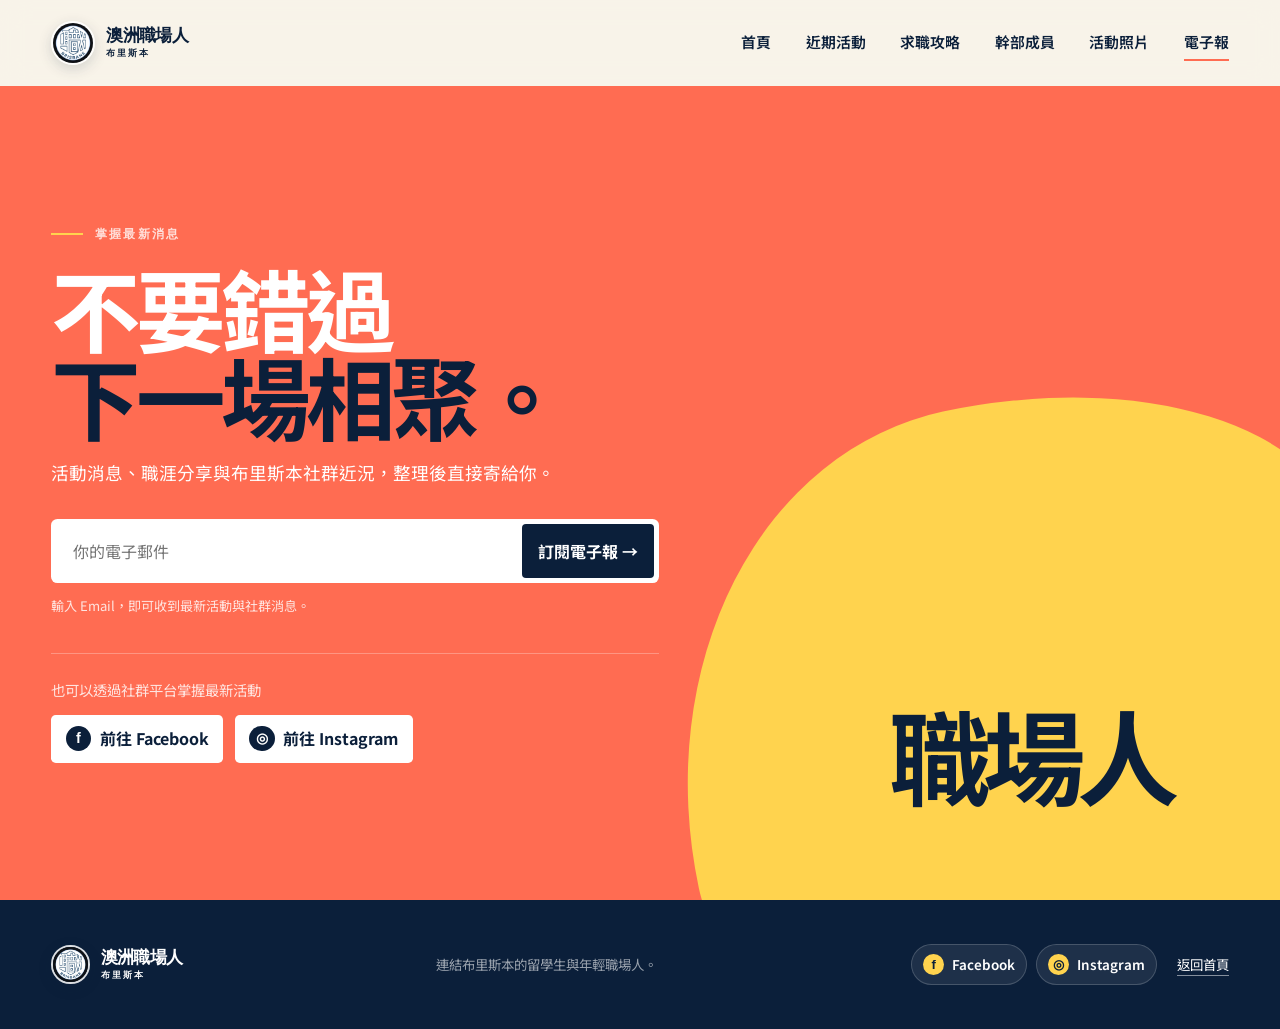
<file: newsletter.html>
<!doctype html>
<html lang="zh-Hant">
  <head>
    <meta charset="UTF-8" />
    <meta name="viewport" content="width=device-width, initial-scale=1.0" />
    <meta name="description" content="訂閱澳洲職場人布里斯本電子報，掌握最新活動與社群消息。" />
    <meta name="theme-color" content="#0b1f3a" />
    <title>電子報｜澳洲職場人布里斯本</title>
    <link rel="preconnect" href="https://fonts.googleapis.com" />
    <link rel="preconnect" href="https://fonts.gstatic.com" crossorigin />
    <link href="https://fonts.googleapis.com/css2?family=Noto+Sans+TC:wght@400;500;600;700;800&display=swap" rel="stylesheet" />
    <link rel="stylesheet" href="assets/styles.css?v=20260917-job-tips-filter" />
    <script src="assets/app.js?v=20260917-job-tips-filter" defer></script>
  </head>
  <body class="newsletter-page">
    <a class="skip-link" href="#main">跳至主要內容</a>
    <header class="site-header" data-header>
      <a class="brand" href="index.html" aria-label="澳洲職場人布里斯本首頁"><img class="brand-logo" src="assets/brisbane-logo.jpeg" alt="" /><span class="brand-name">澳洲職場人<span>布里斯本</span></span></a>
      <button class="menu-button" type="button" aria-expanded="false" aria-controls="primary-nav"><span></span><span></span><span></span><span class="sr-only">開啟選單</span></button>
      <nav id="primary-nav" class="primary-nav" aria-label="主要導覽"><a href="index.html">首頁</a><a href="events.html">近期活動</a><a href="job-tips.html">求職攻略</a><a href="team.html">幹部成員</a><a href="photos.html">活動照片</a><a class="active" href="newsletter.html">電子報</a></nav>
    </header>
    <main id="main" class="newsletter-main">
      <section class="newsletter-section newsletter-full" aria-labelledby="newsletter-title">
        <div class="newsletter-inner reveal">
          <p class="eyebrow light"><span></span>掌握最新消息</p>
          <h1 id="newsletter-title">不要錯過<br /><em>下一場相聚。</em></h1>
          <p>活動消息、職涯分享與布里斯本社群近況，整理後直接寄給你。</p>
          <form class="newsletter-form" data-newsletter-form novalidate>
            <label class="sr-only" for="newsletter-email">電子郵件地址</label>
            <input id="newsletter-email" name="email" type="email" autocomplete="email" placeholder="你的電子郵件" required />
            <button type="submit">訂閱電子報 <span aria-hidden="true">→</span></button>
          </form>
          <p class="form-note" data-form-note aria-live="polite">輸入 Email，即可收到最新活動與社群消息。</p>
          <div class="social-follow">
            <p>也可以透過社群平台掌握最新活動</p>
            <div><a href="https://www.facebook.com/share/19KPuEmhov/?mibextid=wwXIfr" target="_blank" rel="noreferrer"><span aria-hidden="true">f</span>前往 Facebook</a><a href="https://www.instagram.com/acf_brisbane?stkn=OWlxMHluYmlqZmZp" target="_blank" rel="noreferrer"><span aria-hidden="true">◎</span>前往 Instagram</a></div>
          </div>
        </div>
        <div class="newsletter-shape" aria-hidden="true"><span>職場人</span></div>
      </section>
    </main>
    <footer class="site-footer"><a class="brand footer-brand" href="index.html"><img class="brand-logo" src="assets/brisbane-logo.jpeg" alt="" /><span class="brand-name">澳洲職場人<span>布里斯本</span></span></a><p>連結布里斯本的留學生與年輕職場人。</p><div class="footer-actions"><div class="footer-socials"><a href="https://www.facebook.com/share/19KPuEmhov/?mibextid=wwXIfr" target="_blank" rel="noreferrer"><span aria-hidden="true">f</span>Facebook</a><a href="https://www.instagram.com/acf_brisbane?stkn=OWlxMHluYmlqZmZp" target="_blank" rel="noreferrer"><span aria-hidden="true">◎</span>Instagram</a></div><a class="footer-return" href="index.html">返回首頁</a></div></footer>
  </body>
</html>
</file>
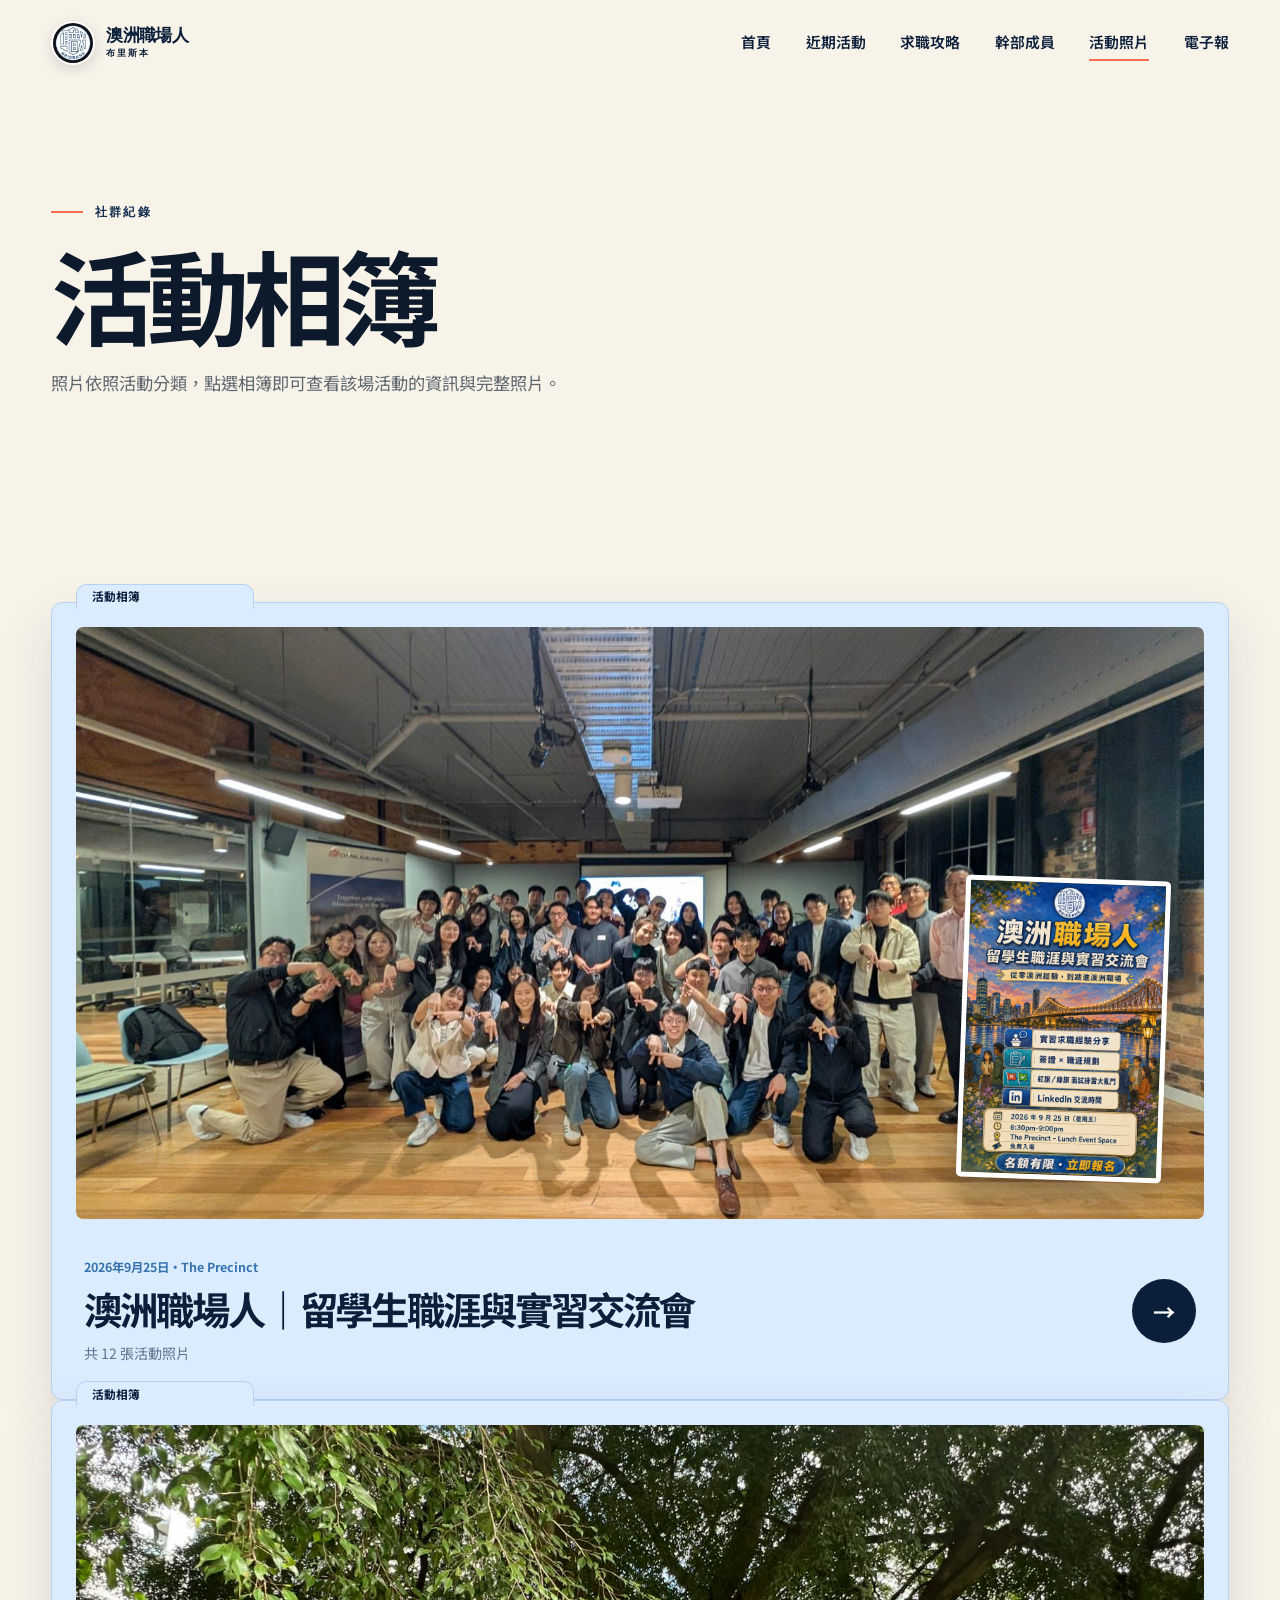
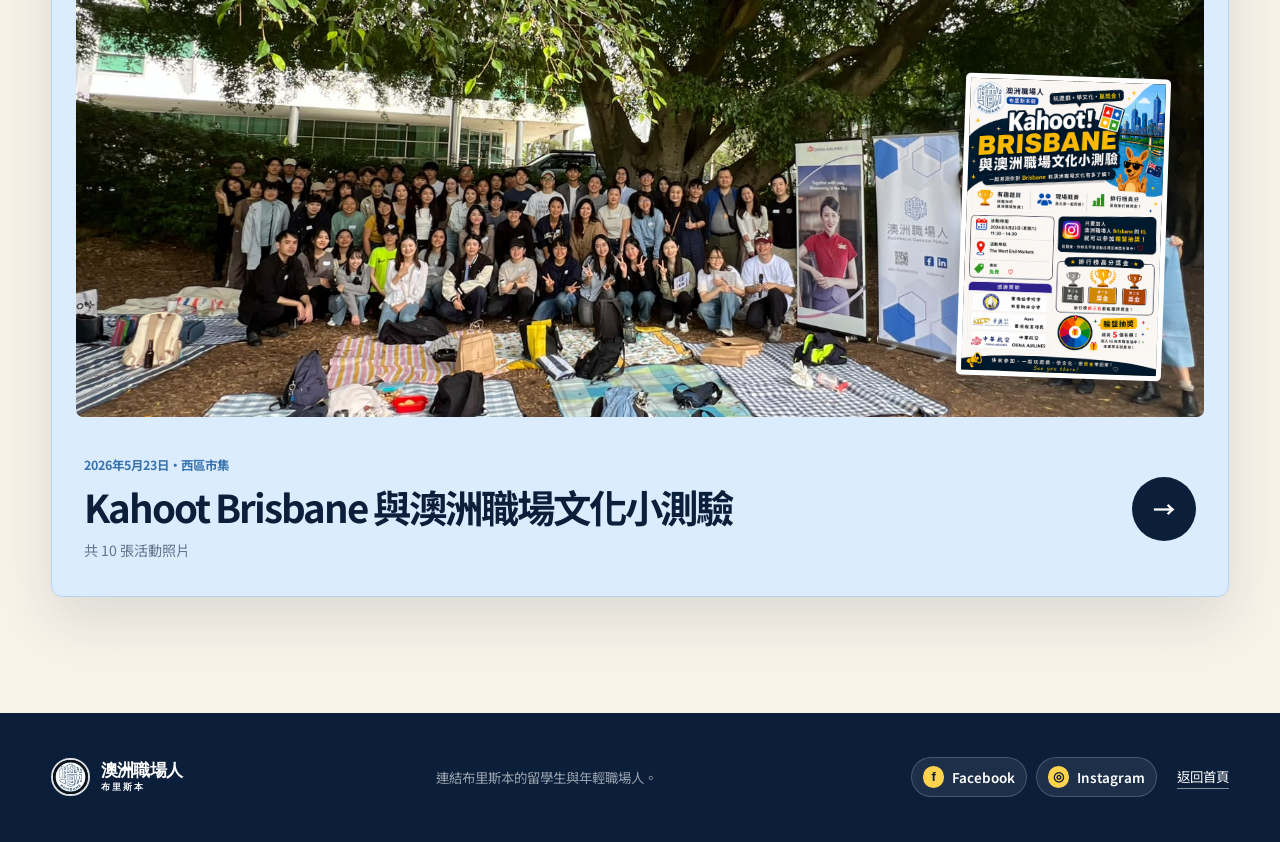
<file: photos.html>
<!doctype html>
<html lang="zh-Hant">
  <head>
    <meta charset="UTF-8" />
    <meta name="viewport" content="width=device-width, initial-scale=1.0" />
    <meta name="description" content="瀏覽澳洲職場人布里斯本的活動照片。" />
    <meta name="theme-color" content="#0b1f3a" />
    <title>活動照片｜澳洲職場人布里斯本</title>
    <link rel="preconnect" href="https://fonts.googleapis.com" />
    <link rel="preconnect" href="https://fonts.gstatic.com" crossorigin />
    <link href="https://fonts.googleapis.com/css2?family=Noto+Sans+TC:wght@400;500;600;700;800&display=swap" rel="stylesheet" />
    <link rel="stylesheet" href="assets/styles.css?v=20261012-career-album" />
    <script src="assets/app.js?v=20261012-career-album" defer></script>
  </head>
  <body>
    <a class="skip-link" href="#main">跳至主要內容</a>
    <header class="site-header" data-header>
      <a class="brand" href="index.html" aria-label="澳洲職場人布里斯本首頁"><img class="brand-logo" src="assets/brisbane-logo.jpeg" alt="" /><span class="brand-name">澳洲職場人<span>布里斯本</span></span></a>
      <button class="menu-button" type="button" aria-expanded="false" aria-controls="primary-nav"><span></span><span></span><span></span><span class="sr-only">開啟選單</span></button>
      <nav id="primary-nav" class="primary-nav" aria-label="主要導覽"><a href="index.html">首頁</a><a href="events.html">近期活動</a><a href="job-tips.html">求職攻略</a><a href="team.html">幹部成員</a><a class="active" href="photos.html">活動照片</a><a href="newsletter.html">電子報</a></nav>
    </header>
    <main id="main" class="inner-page">
      <header class="page-hero reveal"><p class="eyebrow"><span></span>社群紀錄</p><h1>活動相簿</h1><p>照片依照活動分類，點選相簿即可查看該場活動的資訊與完整照片。</p></header>
      <section class="section photos-section page-section">
        <a class="album-card reveal" href="event-career-internship-2026.html">
          <span class="album-tab">活動相簿</span>
          <div class="album-cover">
            <img class="album-main-photo" src="assets/events/career-internship-2026/photo-01.jpeg" alt="留學生職涯與實習交流會全體大合照" />
            <img class="album-poster" src="assets/events/career-internship-2026/poster.png" alt="澳洲職場人留學生職涯與實習交流會活動海報" />
          </div>
          <div class="album-info">
            <div><p>2026年9月25日・The Precinct</p><h2>澳洲職場人｜留學生職涯與實習交流會</h2><span>共 12 張活動照片</span></div>
            <b aria-hidden="true">→</b>
          </div>
        </a>
        <a class="album-card reveal" href="event-kahoot-brisbane-2026.html">
          <span class="album-tab">活動相簿</span>
          <div class="album-cover">
            <img class="album-main-photo" src="assets/events/kahoot-brisbane-2026/photo-03.jpeg" alt="Kahoot Brisbane 活動參加者大合照" />
            <img class="album-poster" src="assets/events/kahoot-brisbane-2026/poster.png" alt="Kahoot Brisbane 與澳洲職場文化小測驗活動海報" />
          </div>
          <div class="album-info">
            <div><p>2026年5月23日・西區市集</p><h2>Kahoot Brisbane 與澳洲職場文化小測驗</h2><span>共 10 張活動照片</span></div>
            <b aria-hidden="true">→</b>
          </div>
        </a>
      </section>
    </main>
    <footer class="site-footer"><a class="brand footer-brand" href="index.html"><img class="brand-logo" src="assets/brisbane-logo.jpeg" alt="" /><span class="brand-name">澳洲職場人<span>布里斯本</span></span></a><p>連結布里斯本的留學生與年輕職場人。</p><div class="footer-actions"><div class="footer-socials"><a href="https://www.facebook.com/share/19KPuEmhov/?mibextid=wwXIfr" target="_blank" rel="noreferrer"><span aria-hidden="true">f</span>Facebook</a><a href="https://www.instagram.com/acf_brisbane?stkn=OWlxMHluYmlqZmZp" target="_blank" rel="noreferrer"><span aria-hidden="true">◎</span>Instagram</a></div><a class="footer-return" href="index.html">返回首頁</a></div></footer>
  </body>
</html>
</file>
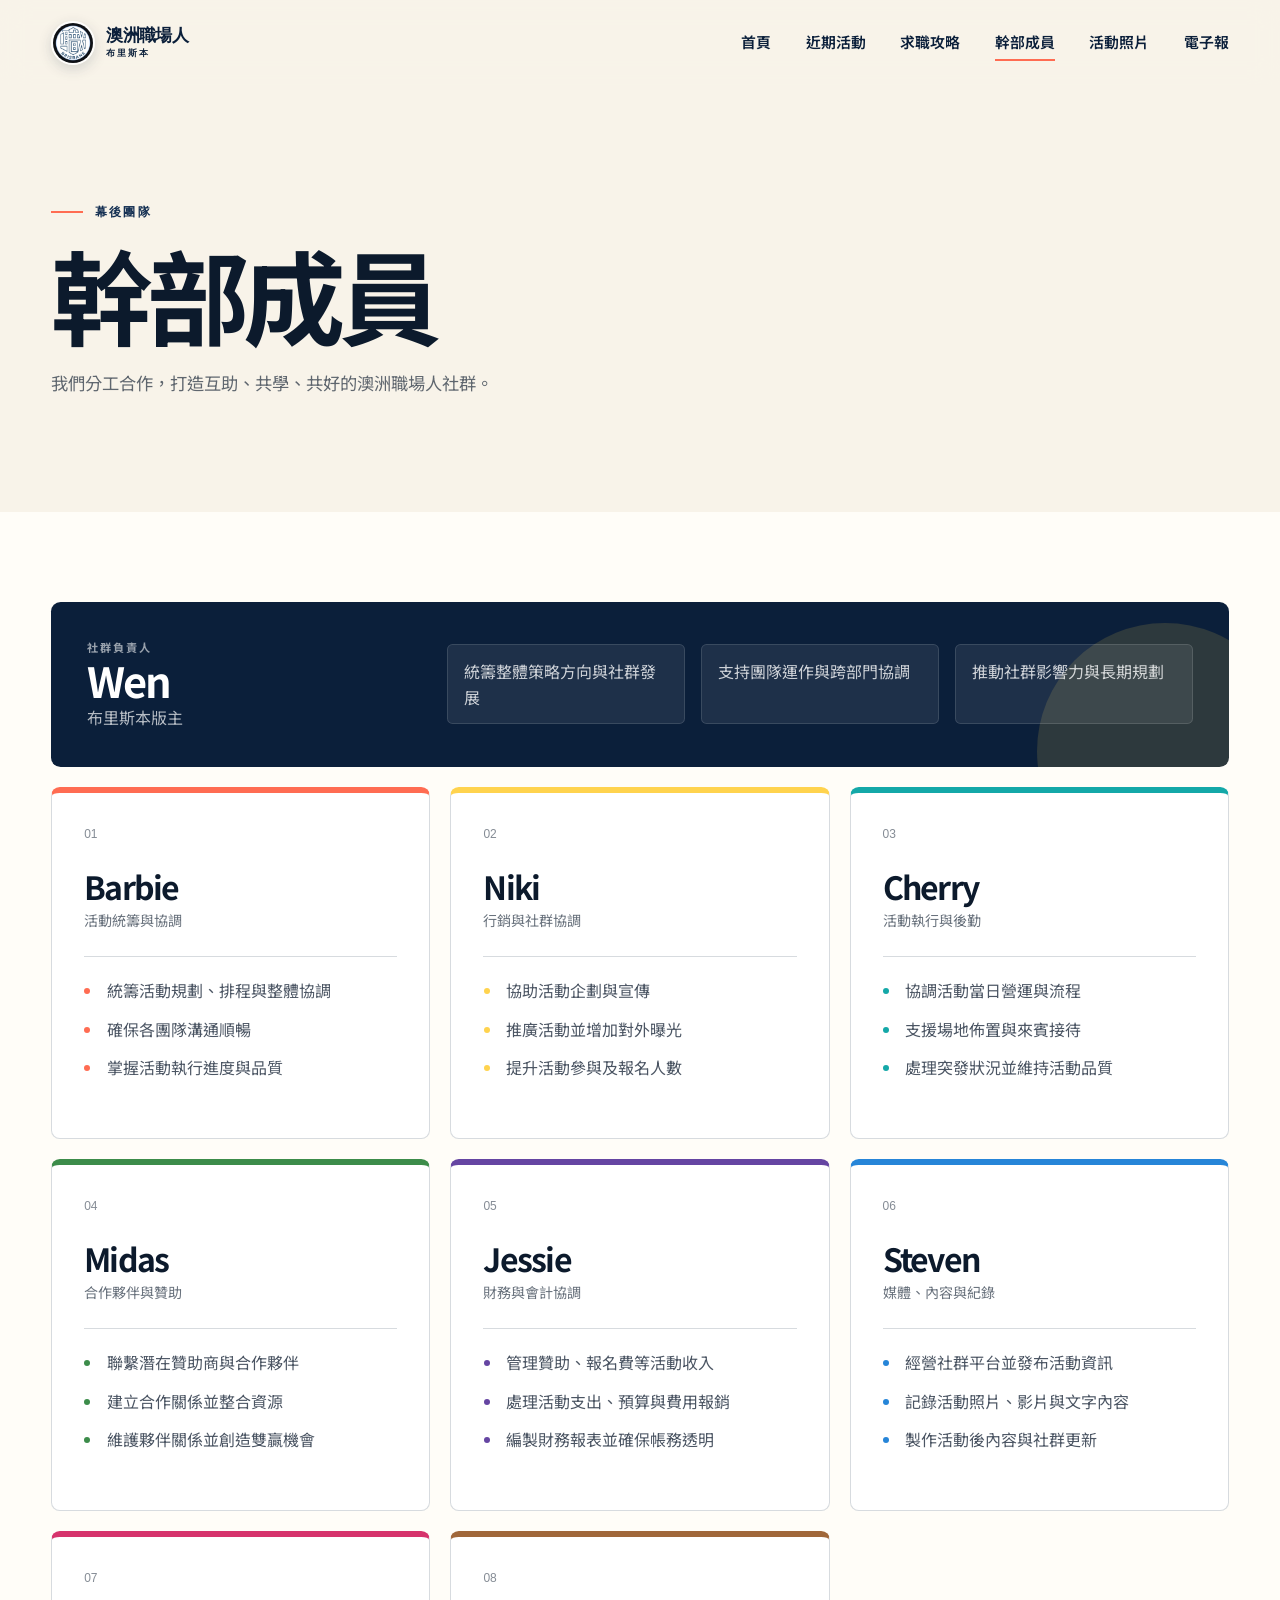
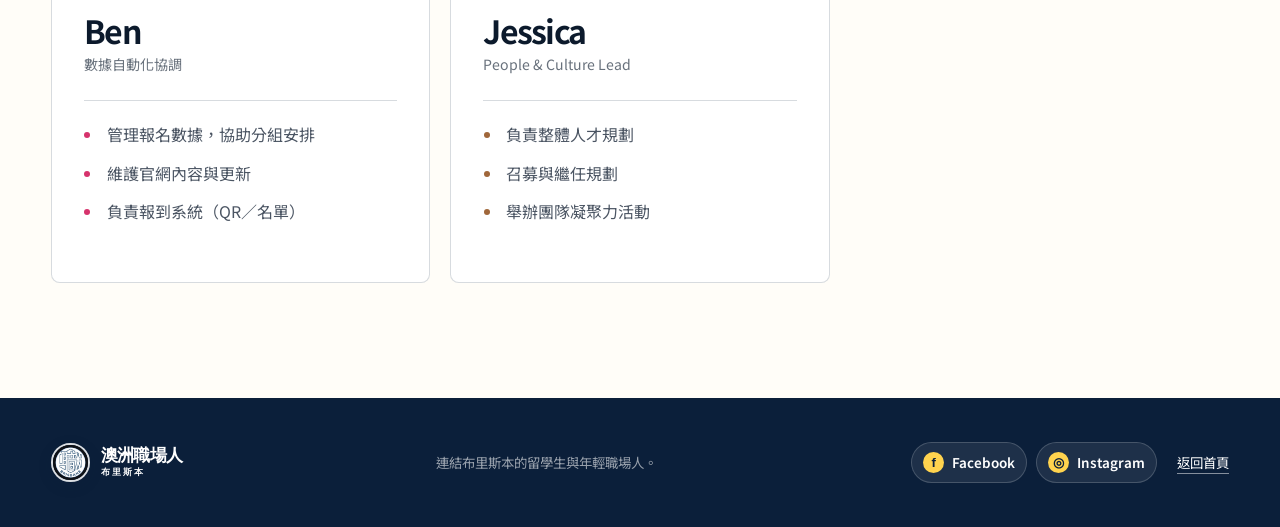
<file: team.html>
<!doctype html>
<html lang="zh-Hant">
  <head>
    <meta charset="UTF-8" />
    <meta name="viewport" content="width=device-width, initial-scale=1.0" />
    <meta name="description" content="認識澳洲職場人布里斯本的幹部成員與團隊分工。" />
    <meta name="theme-color" content="#0b1f3a" />
    <title>幹部成員｜澳洲職場人布里斯本</title>
    <link rel="preconnect" href="https://fonts.googleapis.com" />
    <link rel="preconnect" href="https://fonts.gstatic.com" crossorigin />
    <link href="https://fonts.googleapis.com/css2?family=Noto+Sans+TC:wght@400;500;600;700;800&display=swap" rel="stylesheet" />
    <link rel="stylesheet" href="assets/styles.css?v=20260917-job-tips-filter" />
    <script src="assets/app.js?v=20260917-job-tips-filter" defer></script>
  </head>
  <body>
    <a class="skip-link" href="#main">跳至主要內容</a>
    <header class="site-header" data-header>
      <a class="brand" href="index.html" aria-label="澳洲職場人布里斯本首頁"><img class="brand-logo" src="assets/brisbane-logo.jpeg" alt="" /><span class="brand-name">澳洲職場人<span>布里斯本</span></span></a>
      <button class="menu-button" type="button" aria-expanded="false" aria-controls="primary-nav"><span></span><span></span><span></span><span class="sr-only">開啟選單</span></button>
      <nav id="primary-nav" class="primary-nav" aria-label="主要導覽"><a href="index.html">首頁</a><a href="events.html">近期活動</a><a href="job-tips.html">求職攻略</a><a class="active" href="team.html">幹部成員</a><a href="photos.html">活動照片</a><a href="newsletter.html">電子報</a></nav>
    </header>
    <main id="main" class="inner-page">
      <header class="page-hero reveal"><p class="eyebrow"><span></span>幕後團隊</p><h1>幹部成員</h1><p>我們分工合作，打造互助、共學、共好的澳洲職場人社群。</p></header>
      <section class="section team-section page-section">
        <article class="team-lead reveal">
          <div><p>社群負責人</p><h2>Wen</h2><span>布里斯本版主</span></div>
          <ul class="responsibility-list lead-responsibilities">
            <li>統籌整體策略方向與社群發展</li>
            <li>支持團隊運作與跨部門協調</li>
            <li>推動社群影響力與長期規劃</li>
          </ul>
        </article>
        <div class="team-grid">
          <article class="person-card reveal">
            <p>01</p><h2>Barbie</h2><span>活動統籌與協調</span>
            <ul class="responsibility-list"><li>統籌活動規劃、排程與整體協調</li><li>確保各團隊溝通順暢</li><li>掌握活動執行進度與品質</li></ul>
          </article>
          <article class="person-card reveal" data-delay="1">
            <p>02</p><h2>Niki</h2><span>行銷與社群協調</span>
            <ul class="responsibility-list"><li>協助活動企劃與宣傳</li><li>推廣活動並增加對外曝光</li><li>提升活動參與及報名人數</li></ul>
          </article>
          <article class="person-card reveal" data-delay="2">
            <p>03</p><h2>Cherry</h2><span>活動執行與後勤</span>
            <ul class="responsibility-list"><li>協調活動當日營運與流程</li><li>支援場地佈置與來賓接待</li><li>處理突發狀況並維持活動品質</li></ul>
          </article>
          <article class="person-card reveal">
            <p>04</p><h2>Midas</h2><span>合作夥伴與贊助</span>
            <ul class="responsibility-list"><li>聯繫潛在贊助商與合作夥伴</li><li>建立合作關係並整合資源</li><li>維護夥伴關係並創造雙贏機會</li></ul>
          </article>
          <article class="person-card reveal" data-delay="1">
            <p>05</p><h2>Jessie</h2><span>財務與會計協調</span>
            <ul class="responsibility-list"><li>管理贊助、報名費等活動收入</li><li>處理活動支出、預算與費用報銷</li><li>編製財務報表並確保帳務透明</li></ul>
          </article>
          <article class="person-card reveal" data-delay="2">
            <p>06</p><h2>Steven</h2><span>媒體、內容與紀錄</span>
            <ul class="responsibility-list"><li>經營社群平台並發布活動資訊</li><li>記錄活動照片、影片與文字內容</li><li>製作活動後內容與社群更新</li></ul>
          </article>
          <article class="person-card reveal">
            <p>07</p><h2>Ben</h2><span>數據自動化協調</span>
            <ul class="responsibility-list"><li>管理報名數據，協助分組安排</li><li>維護官網內容與更新</li><li>負責報到系統（QR／名單）</li></ul>
          </article>
          <article class="person-card reveal" data-delay="1">
            <p>08</p><h2>Jessica</h2><span>People &amp; Culture Lead</span>
            <ul class="responsibility-list"><li>負責整體人才規劃</li><li>召募與繼任規劃</li><li>舉辦團隊凝聚力活動</li></ul>
          </article>
        </div>
      </section>
    </main>
    <footer class="site-footer"><a class="brand footer-brand" href="index.html"><img class="brand-logo" src="assets/brisbane-logo.jpeg" alt="" /><span class="brand-name">澳洲職場人<span>布里斯本</span></span></a><p>連結布里斯本的留學生與年輕職場人。</p><div class="footer-actions"><div class="footer-socials"><a href="https://www.facebook.com/share/19KPuEmhov/?mibextid=wwXIfr" target="_blank" rel="noreferrer"><span aria-hidden="true">f</span>Facebook</a><a href="https://www.instagram.com/acf_brisbane?stkn=OWlxMHluYmlqZmZp" target="_blank" rel="noreferrer"><span aria-hidden="true">◎</span>Instagram</a></div><a class="footer-return" href="index.html">返回首頁</a></div></footer>
  </body>
</html>
</file>
<file: assets/styles.css>
:root {
  --navy: #0b1f3a;
  --navy-2: #142f52;
  --ink: #0c1a2c;
  --cream: #f8f3e9;
  --white: #fffdf8;
  --coral: #ff6c52;
  --yellow: #ffd34e;
  --blue: #5fa8ff;
  --line: rgba(11, 31, 58, 0.16);
  --shadow: 0 28px 70px rgba(11, 31, 58, 0.16);
  --max: 1240px;
}

* { box-sizing: border-box; }
html { scroll-behavior: smooth; scroll-padding-top: 6rem; }
body {
  margin: 0;
  color: var(--ink);
  background: var(--cream);
  font-family: "Noto Sans TC", sans-serif;
  font-size: 1rem;
  line-height: 1.65;
  overflow-x: hidden;
}
img { display: block; max-width: 100%; }
a { color: inherit; text-decoration: none; }
button, input { font: inherit; }

.skip-link {
  position: fixed;
  top: 0.75rem;
  left: 0.75rem;
  z-index: 100;
  padding: 0.65rem 1rem;
  color: white;
  background: var(--navy);
  transform: translateY(-160%);
}
.skip-link:focus { transform: translateY(0); }
.sr-only {
  position: absolute;
  width: 1px;
  height: 1px;
  padding: 0;
  margin: -1px;
  overflow: hidden;
  clip: rect(0, 0, 0, 0);
  white-space: nowrap;
  border: 0;
}

.site-header {
  position: fixed;
  top: 0;
  left: 0;
  right: 0;
  z-index: 50;
  display: flex;
  align-items: center;
  justify-content: space-between;
  height: 5.4rem;
  padding: 0 4vw;
  color: var(--navy);
  background: rgba(248, 243, 233, 0.84);
  border-bottom: 1px solid transparent;
  backdrop-filter: blur(14px);
  transition: height 220ms ease, border-color 220ms ease, background 220ms ease;
}
.site-header.scrolled {
  height: 4.7rem;
  background: rgba(255, 253, 248, 0.94);
  border-color: var(--line);
}
.brand { display: inline-flex; align-items: center; gap: 0.7rem; }
.brand-logo {
  width: 2.75rem;
  height: 2.75rem;
  object-fit: cover;
  border: 2px solid rgba(255, 255, 255, 0.85);
  border-radius: 50%;
  box-shadow: 0 4px 14px rgba(11, 31, 58, 0.16);
}
.brand-mark {
  display: grid;
  width: 2.4rem;
  height: 2.4rem;
  place-items: center;
  color: var(--navy);
  background: var(--yellow);
  border-radius: 50% 50% 48% 15%;
  font-family: "Space Grotesk", sans-serif;
  font-weight: 700;
  transform: rotate(-5deg);
}
.brand-name {
  display: flex;
  flex-direction: column;
  font-family: "Space Grotesk", sans-serif;
  font-size: 1.08rem;
  font-weight: 700;
  line-height: 0.82;
  letter-spacing: -0.04em;
}
.brand-name span { font-size: 0.55rem; letter-spacing: 0.22em; margin-top: 0.45rem; }
.primary-nav { display: flex; align-items: center; gap: clamp(1.4rem, 2.7vw, 2.8rem); font-weight: 600; }
.primary-nav a { position: relative; font-size: 0.93rem; }
.primary-nav a::after {
  content: "";
  position: absolute;
  right: 0;
  bottom: -0.35rem;
  left: 0;
  height: 2px;
  background: var(--coral);
  transform: scaleX(0);
  transform-origin: right;
  transition: transform 180ms ease;
}
.primary-nav a:hover::after, .primary-nav a:focus-visible::after { transform: scaleX(1); transform-origin: left; }
.primary-nav a.active::after { transform: scaleX(1); }
.menu-button { display: none; border: 0; background: transparent; padding: 0.7rem; }

.hero {
  position: relative;
  display: grid;
  grid-template-columns: minmax(0, 1fr) minmax(24rem, 0.86fr);
  gap: clamp(2rem, 6vw, 7rem);
  align-items: center;
  width: min(var(--max), 92vw);
  min-height: 100svh;
  margin: 0 auto;
  padding: 8.2rem 0 4rem;
}
.hero::before {
  content: "";
  position: absolute;
  top: 17%;
  left: -7vw;
  width: 8.5rem;
  height: 8.5rem;
  border: 1px solid rgba(11, 31, 58, 0.22);
  border-radius: 50%;
}
.eyebrow {
  display: flex;
  align-items: center;
  gap: 0.75rem;
  margin: 0 0 1.25rem;
  color: var(--navy-2);
  font-family: "Space Grotesk", sans-serif;
  font-size: 0.78rem;
  font-weight: 700;
  letter-spacing: 0.17em;
  text-transform: uppercase;
}
.eyebrow span { display: block; width: 2rem; height: 2px; background: var(--coral); }
.hero h1, .section h2, .newsletter-section h1 {
  margin: 0;
  font-family: "Space Grotesk", "Noto Sans TC", sans-serif;
  font-weight: 700;
  letter-spacing: -0.055em;
  line-height: 0.98;
}
.hero h1 { font-size: clamp(3.4rem, 6.8vw, 6.6rem); }
.hero h1 em, .newsletter-section h1 em { color: var(--coral); font-family: "Noto Sans TC", sans-serif; font-style: normal; font-weight: 700; }
.hero-intro { max-width: 38rem; margin: 2rem 0; font-size: clamp(1.05rem, 1.35vw, 1.2rem); }
.hero-actions { display: flex; align-items: center; gap: 1.7rem; }
.button {
  display: inline-flex;
  align-items: center;
  justify-content: center;
  gap: 1.2rem;
  min-height: 3.4rem;
  padding: 0.75rem 1.25rem;
  font-weight: 700;
  border-radius: 0.3rem;
  transition: transform 160ms ease, box-shadow 160ms ease, background 160ms ease;
}
.button:hover { transform: translateY(-2px); }
.button-primary { color: var(--navy); background: var(--yellow); box-shadow: 7px 7px 0 var(--navy); }
.button-primary:hover { box-shadow: 4px 4px 0 var(--navy); }
.text-link { font-weight: 700; border-bottom: 1px solid var(--navy); }
.hero-stats { display: flex; gap: 2.5rem; margin-top: 4rem; }
.hero-stats div { display: flex; flex-direction: column; }
.hero-stats strong { font-family: "Space Grotesk", sans-serif; font-size: 1.55rem; }
.hero-stats span { color: rgba(12, 26, 44, 0.65); font-size: 0.77rem; text-transform: uppercase; letter-spacing: 0.09em; }

.hero-visual { position: relative; padding: 0 2.5rem 2.5rem 0; }
.hero-image-wrap { position: relative; z-index: 2; overflow: hidden; border-radius: 48% 48% 1rem 1rem; box-shadow: var(--shadow); }
.hero-image-wrap::after {
  content: "";
  position: absolute;
  inset: 0;
  background: linear-gradient(to top, rgba(11, 31, 58, 0.36), transparent 45%);
  pointer-events: none;
}
.hero-image-wrap img { width: 100%; height: clamp(30rem, 62vh, 44rem); object-fit: cover; }
.image-label {
  position: absolute;
  right: 1.2rem;
  bottom: 1.15rem;
  z-index: 3;
  color: white;
  font-size: 0.65rem;
  font-weight: 700;
  letter-spacing: 0.18em;
}
.sun-disc { position: absolute; right: 0; bottom: 0; z-index: 1; width: 62%; aspect-ratio: 1; background: var(--coral); border-radius: 50%; }
.vertical-note { position: absolute; top: 10%; right: -3.9rem; margin: 0; color: rgba(11, 31, 58, 0.6); font-size: 0.62rem; letter-spacing: 0.16em; writing-mode: vertical-rl; }

.section { padding: clamp(5.5rem, 9vw, 9rem) max(4vw, calc((100vw - var(--max)) / 2)); }
.section-heading { display: flex; align-items: end; justify-content: space-between; gap: 2rem; margin-bottom: 3.5rem; }
.section-heading h2 { font-size: clamp(3rem, 6vw, 5.5rem); }
.section-heading > p { max-width: 29rem; margin: 0 0 0.45rem; color: rgba(12, 26, 44, 0.67); }

.events-section { color: white; background: var(--navy); }
.events-section .eyebrow { color: rgba(255,255,255,0.7); }
.events-section .section-heading > p { color: rgba(255,255,255,0.62); }
.featured-event {
  display: grid;
  grid-template-columns: 10rem minmax(0, 1fr) 15rem;
  gap: clamp(1.5rem, 4vw, 4rem);
  align-items: stretch;
  padding: clamp(1.5rem, 3vw, 2.6rem);
  color: var(--ink);
  background: var(--white);
  border-radius: 0.7rem;
  box-shadow: 12px 12px 0 var(--coral);
}
.event-date { display: flex; flex-direction: column; justify-content: center; align-items: center; padding: 1rem; background: var(--yellow); text-align: center; }
.event-date span, .event-date small { font-family: "Space Grotesk", sans-serif; font-size: 0.72rem; font-weight: 700; letter-spacing: 0.15em; }
.event-date strong { margin: -0.2rem 0; font-family: "Space Grotesk", sans-serif; font-size: 4.8rem; line-height: 1; letter-spacing: -0.08em; }
.event-tag { margin: 0 0 0.6rem; color: var(--coral); font-size: 0.72rem; font-weight: 700; letter-spacing: 0.13em; }
.event-content h3 { max-width: 48rem; margin: 0; font-family: "Noto Sans TC", sans-serif; font-size: clamp(1.55rem, 3vw, 2.45rem); line-height: 1.25; }
.event-content > p:not(.event-tag) { max-width: 48rem; color: rgba(12, 26, 44, 0.7); }
.event-details { display: flex; flex-wrap: wrap; gap: 0.65rem 1.5rem; padding-top: 1rem; border-top: 1px solid var(--line); font-size: 0.88rem; }
.event-details span { display: flex; gap: 0.45rem; }
.event-action { display: flex; flex-direction: column; justify-content: flex-start; align-items: stretch; gap: 0.75rem; }
.availability { font-size: 0.82rem; font-weight: 600; }
.availability i { display: inline-block; width: 0.5rem; height: 0.5rem; margin-right: 0.5rem; background: #25a15f; border-radius: 50%; }
.button-dark { width: 100%; color: white; background: var(--navy); }
.button-dark:hover { background: var(--navy-2); }
.button-register { width: 100%; margin-top: auto; color: var(--navy); background: var(--yellow); }
.button-register:hover { background: #ffca24; }

.team-section { background: var(--white); }
.team-lead {
  position: relative;
  display: grid;
  grid-template-columns: minmax(12rem, 0.45fr) minmax(0, 1fr);
  gap: 1.5rem;
  align-items: center;
  margin-bottom: 1.25rem;
  padding: clamp(1.5rem, 3vw, 2.25rem);
  color: white;
  background: var(--navy);
  border-radius: 0.6rem;
  overflow: hidden;
}
.team-lead::after {
  content: "";
  position: absolute;
  right: -4rem;
  bottom: -7rem;
  width: 16rem;
  height: 16rem;
  background: var(--yellow);
  border-radius: 50%;
  opacity: 0.14;
}
.team-lead-avatar {
  display: grid;
  width: 6.5rem;
  height: 6.5rem;
  place-items: center;
  color: var(--navy);
  background: var(--yellow);
  border-radius: 50% 50% 18% 50%;
  font-family: Georgia, serif;
  font-size: 3rem;
}
.team-lead p { margin: 0; color: rgba(255,255,255,0.58); font-size: 0.7rem; font-weight: 700; letter-spacing: 0.17em; }
.team-lead h3, .team-lead h2 { margin: 0.2rem 0; font-family: "Noto Sans TC", sans-serif; font-size: 2.6rem; line-height: 1; }
.team-lead div > span { color: rgba(255,255,255,0.7); }
.lead-label { position: relative; z-index: 2; color: var(--yellow); font-size: 0.72rem; font-weight: 700; letter-spacing: 0.16em; }
.team-grid { display: grid; grid-template-columns: repeat(3, 1fr); gap: 1.25rem; }
.person-card { --accent: #ff6c52; position: relative; min-height: 22rem; padding: clamp(1.4rem, 2.5vw, 2rem); background: white; border: 1px solid var(--line); border-top: 6px solid var(--accent); border-radius: 0.55rem; }
.person-card:nth-child(1) { --accent: #ff6c52; }
.person-card:nth-child(2) { --accent: #ffd34e; }
.person-card:nth-child(3) { --accent: #14a8a8; }
.person-card:nth-child(4) { --accent: #3c8c4a; }
.person-card:nth-child(5) { --accent: #6545a2; }
.person-card:nth-child(6) { --accent: #2685d8; }
.person-card:nth-child(7) { --accent: #d6336c; }
.person-card:nth-child(8) { --accent: #a0673a; }
.person-card .responsibility-list li::marker { color: var(--accent); } 
.person-card > p { margin: 0; color: rgba(12, 26, 44, 0.5); font-family: "Space Grotesk", sans-serif; font-size: 0.75rem; }
.person-card h3, .person-card h2 { margin: 1.5rem 0 0.15rem; font-family: "Noto Sans TC", sans-serif; font-size: 2rem; line-height: 1.1; }
.person-card > span { color: rgba(12, 26, 44, 0.62); font-size: 0.88rem; }
.responsibility-list { display: grid; gap: 0.75rem; margin: 1.5rem 0 0; padding: 1.25rem 0 0 1.2rem; color: rgba(12,26,44,0.74); border-top: 1px solid var(--line); }
.responsibility-list li { padding-left: 0.2rem; }
.responsibility-list li::marker { color: var(--coral); }
.lead-responsibilities { position: relative; z-index: 2; grid-template-columns: repeat(3, 1fr); gap: 1rem; margin: 0; padding: 0; color: rgba(255,255,255,0.78); border: 0; list-style: none; }
.lead-responsibilities li { padding: 0.8rem 1rem; background: rgba(255,255,255,0.08); border: 1px solid rgba(255,255,255,0.12); border-radius: 0.35rem; }
.person-avatar { display: grid; width: 100%; height: 16rem; place-items: center; margin-bottom: 1.2rem; color: var(--navy); font-family: Georgia, serif; font-size: 6rem; border-radius: 50% 50% 0.4rem 0.4rem; }
.person-avatar.coral { background: var(--coral); }
.person-avatar.yellow { background: var(--yellow); }
.person-avatar.orange { background: #ff8b35; }
.person-avatar.green { color: white; background: #3c8c4a; }
.person-avatar.purple { color: white; background: #6545a2; }
.person-avatar.blue { color: white; background: #2685d8; }
.person-card-more { display: flex; flex-direction: column; justify-content: space-between; color: white; background: var(--navy); border-color: var(--navy); }
.person-card-more p { color: rgba(255,255,255,0.6); font-size: 0.7rem; letter-spacing: 0.15em; }
.person-card-more h3 { max-width: 16rem; margin-top: 8rem; font-size: 2.7rem; }
.person-card-more div > span { display: block; max-width: 22rem; margin-top: 1rem; color: rgba(255,255,255,0.65); }
.round-arrow { display: grid; align-self: end; width: 4rem; height: 4rem; place-items: center; color: var(--navy); background: var(--yellow); border-radius: 50%; font-size: 1.4rem; }
.org-chart-card {
  position: relative;
  display: grid;
  grid-template-columns: minmax(15rem, 0.65fr) minmax(0, 1.35fr);
  gap: clamp(1.5rem, 4vw, 4rem);
  align-items: center;
  margin-top: 1.25rem;
  padding: clamp(1.5rem, 3vw, 2.5rem);
  color: var(--navy);
  background: #eef5ff;
  border: 1px solid #b8d4f5;
  border-radius: 0.6rem;
  overflow: hidden;
}
.org-chart-card > div > p { margin: 0; color: #3774ae; font-size: 0.7rem; font-weight: 700; letter-spacing: 0.15em; }
.org-chart-card h3, .org-chart-card h2 { margin: 0.7rem 0; font-family: "Noto Sans TC", sans-serif; font-size: clamp(1.8rem, 3vw, 3rem); line-height: 1.25; }
.org-chart-card > div > span { color: rgba(11, 31, 58, 0.62); }
.org-chart-card img { width: 100%; border-radius: 0.35rem; box-shadow: 0 18px 40px rgba(11, 31, 58, 0.13); transition: transform 220ms ease; }
.org-chart-card:hover img { transform: scale(1.015); }
.org-chart-card > .round-arrow { position: absolute; right: 1.25rem; bottom: 1.25rem; }

.tips-section { background: var(--white); }
.tips-filter { display: flex; flex-wrap: wrap; gap: 0.6rem; max-width: 52rem; margin-bottom: 2.5rem; }
.tips-filter-btn { padding: 0.55rem 1.15rem; color: var(--navy); background: var(--cream); border: 0; border-radius: 99rem; font-family: inherit; font-weight: 700; font-size: 0.86rem; cursor: pointer; transition: background 160ms ease, color 160ms ease; }
.tips-filter-btn:hover { background: #f0e4cd; }
.tips-filter-btn.active { color: white; background: var(--coral); }
.tips-grid { display: grid; gap: 1.5rem; }
.tip-card { position: relative; max-width: 52rem; padding: clamp(1.6rem, 3vw, 2.5rem); background: white; border: 1px solid var(--line); border-top: 6px solid var(--coral); border-radius: 0.55rem; }
.tip-meta { margin: 0; color: rgba(12, 26, 44, 0.5); font-family: "Space Grotesk", sans-serif; font-size: 0.75rem; font-weight: 700; letter-spacing: 0.08em; text-transform: uppercase; }
.tip-card h2 { margin: 0.7rem 0 0; font-family: "Noto Sans TC", sans-serif; font-size: 2rem; line-height: 1.1; }
.tip-card h3 { margin: 2.2rem 0 0.7rem; font-family: "Noto Sans TC", sans-serif; font-size: 1.3rem; line-height: 1.35; color: var(--navy); }
.tip-card > p:not(.tip-meta):not(.tip-note) { margin: 0.6rem 0; color: rgba(12,26,44,0.72); line-height: 1.75; }
.tip-card .responsibility-list { margin-top: 1rem; }
.tip-disclaimer { margin: 1.4rem 0 0; padding: 0.9rem 1.1rem; color: rgba(12,26,44,0.72); background: var(--cream); border-left: 4px solid var(--coral); border-radius: 0.35rem; font-size: 0.92rem; line-height: 1.7; }
.tip-byline { margin: 0.8rem 0 0 !important; color: rgba(12,26,44,0.55) !important; font-size: 0.9rem; }
.tip-small { font-size: 0.85rem; color: rgba(12,26,44,0.5) !important; }
.tip-card a:not(.button) { color: var(--coral); border-bottom: 1px solid currentColor; }
.tip-table-wrap { margin: 1rem 0; overflow-x: auto; }
.tip-table { width: 100%; min-width: 34rem; border-collapse: collapse; font-size: 0.92rem; line-height: 1.6; }
.tip-table th, .tip-table td { padding: 0.75rem 0.85rem; text-align: left; vertical-align: top; border-bottom: 1px solid var(--line); }
.tip-table thead th { color: white; background: var(--navy); font-weight: 700; }
.tip-table tbody th { width: 7rem; color: var(--navy); background: var(--cream); font-weight: 700; }
.tip-table td { color: rgba(12,26,44,0.75); }
.tip-disclaimer b { display: block; margin-bottom: 0.2rem; color: var(--navy); }
.tip-note { margin: 2rem 0 0; padding-top: 1.2rem; border-top: 1px solid var(--line); color: var(--coral); font-weight: 700; }
.tip-note a { border-bottom: 1px solid var(--coral); }
.tip-toggle { display: none; margin: 1.6rem auto 0; padding: 0.6rem 1.4rem; color: white; background: var(--navy); border: 0; border-radius: 99rem; font-family: inherit; font-size: 0.88rem; font-weight: 700; cursor: pointer; }
.tip-toggle:hover { background: var(--coral); }
.is-collapsed-view .tip-toggle { display: block; }
.is-collapsed-view .tip-card:not(.tip-card-placeholder):not(.is-open) { max-height: 21rem; overflow: hidden; }
.is-collapsed-view .tip-card:not(.tip-card-placeholder):not(.is-open)::after { content: ""; position: absolute; left: 0; right: 0; bottom: 0; height: 9rem; background: linear-gradient(rgba(255,255,255,0), white 72%); pointer-events: none; }
.is-collapsed-view .tip-card:not(.tip-card-placeholder):not(.is-open) .tip-toggle { position: absolute; left: 50%; bottom: 1.3rem; z-index: 1; margin: 0; transform: translateX(-50%); }
.tip-card-placeholder { min-height: 12rem; border-top-color: var(--line); border-style: dashed; }
.tip-card-placeholder h2 { color: rgba(12,26,44,0.35); }
.tip-card-placeholder > p:not(.tip-meta) { color: rgba(12,26,44,0.45); }

.photos-section { background: var(--cream); }
.photo-story { position: relative; min-height: 38rem; overflow: hidden; border-radius: 0.65rem; }
.photo-story::after { content: ""; position: absolute; inset: 0; background: linear-gradient(90deg, rgba(11,31,58,0.9), rgba(11,31,58,0.05) 70%); }
.photo-story img { position: absolute; width: 100%; height: 100%; object-fit: cover; }
.photo-caption { position: relative; z-index: 2; max-width: 37rem; padding: clamp(3rem, 7vw, 6.5rem); color: white; }
.photo-caption > span { font-size: 0.7rem; font-weight: 700; letter-spacing: 0.16em; }
.photo-caption h3, .photo-caption h2 { margin: 1rem 0; font-family: "Noto Sans TC", sans-serif; font-size: clamp(2.5rem, 5vw, 4.8rem); line-height: 1.12; letter-spacing: -0.05em; }

.newsletter-section { position: relative; min-height: 42rem; overflow: hidden; padding: clamp(5rem, 10vw, 9rem) max(4vw, calc((100vw - var(--max)) / 2)); color: white; background: var(--coral); }
.newsletter-inner { position: relative; z-index: 2; max-width: 46rem; }
.eyebrow.light { color: rgba(255,255,255,0.78); }
.eyebrow.light span { background: var(--yellow); }
.newsletter-section h1 { font-size: clamp(3.4rem, 7vw, 6.6rem); }
.newsletter-section h1 em { color: var(--navy); }
.newsletter-inner > p:not(.eyebrow):not(.form-note) { max-width: 35rem; font-size: 1.1rem; }
.newsletter-form { display: flex; max-width: 38rem; margin-top: 2rem; padding: 0.35rem; background: white; border-radius: 0.4rem; }
.newsletter-form input { flex: 1; min-width: 0; padding: 0.85rem 1rem; color: var(--ink); background: transparent; border: 0; outline: 0; }
.newsletter-form input:focus { box-shadow: inset 0 0 0 2px var(--navy); }
.newsletter-form button { padding: 0.75rem 1rem; color: white; background: var(--navy); border: 0; border-radius: 0.25rem; font-weight: 700; cursor: pointer; }
.newsletter-form button:disabled { cursor: wait; opacity: 0.68; }
.form-note { min-height: 1.6rem; margin-top: 0.75rem; font-size: 0.82rem; color: rgba(255,255,255,0.82); }
.form-note[data-status="success"] { color: white; font-weight: 700; }
.form-note[data-status="error"] { color: #fff4b8; font-weight: 700; }
.newsletter-shape { position: absolute; right: -8vw; bottom: -16vw; display: grid; width: min(55vw, 44rem); aspect-ratio: 1; place-items: center; color: var(--navy); background: var(--yellow); border-radius: 48% 52% 18% 82% / 59% 29% 71% 41%; transform: rotate(-12deg); }
.newsletter-shape span { font-family: "Space Grotesk", sans-serif; font-size: clamp(5rem, 13vw, 11rem); font-weight: 700; letter-spacing: -0.1em; transform: rotate(12deg); }

.site-footer { display: flex; align-items: center; justify-content: space-between; gap: 2rem; padding: 2.5rem 4vw; color: white; background: var(--navy); font-size: 0.84rem; }
.footer-brand .brand-logo { width: 2.4rem; height: 2.4rem; }
.site-footer p { color: rgba(255,255,255,0.58); }
.footer-actions { display: flex; align-items: center; gap: 1.25rem; }
.footer-socials { display: flex; gap: 0.55rem; }
.footer-socials a { display: inline-flex; align-items: center; gap: 0.45rem; padding: 0.5rem 0.7rem; color: white; background: rgba(255,255,255,0.08); border: 1px solid rgba(255,255,255,0.18); border-radius: 99rem; font-weight: 600; transition: background 160ms ease, transform 160ms ease; }
.footer-socials a:hover { background: rgba(255,255,255,0.16); transform: translateY(-1px); }
.footer-socials a span { display: grid; width: 1.35rem; height: 1.35rem; place-items: center; color: var(--navy); background: var(--yellow); border-radius: 50%; font-family: Arial, sans-serif; font-size: 0.82rem; font-weight: 800; }
.footer-return { white-space: nowrap; border-bottom: 1px solid rgba(255,255,255,0.5); }
.social-follow { max-width: 38rem; margin-top: 2rem; padding-top: 1.5rem; border-top: 1px solid rgba(255,255,255,0.28); }
.social-follow > p { margin: 0 0 0.8rem; color: rgba(255,255,255,0.82); font-size: 0.9rem; }
.social-follow > div { display: flex; flex-wrap: wrap; gap: 0.7rem; }
.social-follow a { display: inline-flex; align-items: center; gap: 0.55rem; min-height: 3rem; padding: 0.6rem 0.9rem; color: var(--navy); background: white; border-radius: 0.3rem; font-weight: 700; transition: transform 160ms ease, box-shadow 160ms ease; }
.social-follow a:hover { transform: translateY(-2px); box-shadow: 0 8px 22px rgba(11,31,58,0.18); }
.social-follow a span { display: grid; width: 1.6rem; height: 1.6rem; place-items: center; color: white; background: var(--navy); border-radius: 50%; font-family: Arial, sans-serif; font-size: 0.9rem; }

.home-event { padding: clamp(4rem, 7vw, 7rem) max(4vw, calc((100vw - var(--max)) / 2)); color: white; background: var(--navy); }
.home-event-inner { display: grid; grid-template-columns: 9rem 9rem minmax(0, 1fr) auto; gap: clamp(1.2rem, 3vw, 2.5rem); align-items: center; }
.home-event h2 { margin: 0; font-size: clamp(1.7rem, 3vw, 2.7rem); line-height: 1.3; }
.home-event p:not(.event-tag) { margin-bottom: 0; color: rgba(255,255,255,0.66); }
.home-event .event-date { color: var(--navy); }
.home-event .button-register { width: auto; margin: 0; }
.home-event-poster { display: block; overflow: hidden; border: 3px solid white; border-radius: 0.3rem; box-shadow: 0 12px 28px rgba(0,0,0,0.25); transform: rotate(1.5deg); transition: transform 180ms ease; }
.home-event-poster:hover { transform: rotate(0) scale(1.03); }
.home-event-poster img { width: 100%; aspect-ratio: 2 / 3; object-fit: cover; }
.partner-feature {
  padding: 1.15rem max(1rem, calc((100vw - var(--max)) / 2));
  background: var(--cream);
}
.partner-card {
  display: grid;
  grid-template-columns: 15rem minmax(0, 1fr);
  width: min(45rem, 100%);
  height: 10rem;
  margin: 0 auto;
  overflow: hidden;
  color: white;
  background: var(--navy);
  border: 1px solid rgba(11, 31, 58, 0.12);
  border-radius: 0.55rem;
  box-shadow: 0 10px 28px rgba(11, 31, 58, 0.13);
  transition: transform 180ms ease, box-shadow 180ms ease;
}
.partner-card:hover,
.partner-card:focus-visible { transform: translateY(-2px); box-shadow: 0 14px 34px rgba(11, 31, 58, 0.18); }
.partner-card:focus-visible { outline: 3px solid var(--coral); outline-offset: 3px; }
.partner-card-copy {
  display: flex;
  flex-direction: column;
  justify-content: center;
  padding: 1.15rem 1.25rem;
}
.partner-card-copy small {
  color: var(--yellow);
  font-size: 0.72rem;
  font-weight: 800;
  letter-spacing: 0.12em;
}
.partner-card-copy strong {
  margin: 0.28rem 0 0.75rem;
  font-size: 1.35rem;
  line-height: 1.25;
}
.partner-card-copy b {
  display: inline-flex;
  align-items: center;
  gap: 0.35rem;
  font-size: 0.78rem;
  font-weight: 700;
}
.partner-card-copy i { color: var(--yellow); font-style: normal; }
.partner-card-image { min-width: 0; overflow: hidden; background: white; }
.partner-card-image img {
  width: 100%;
  height: 100%;
  object-fit: cover;
  object-position: center;
  transition: transform 240ms ease;
}
.partner-card:hover .partner-card-image img { transform: scale(1.01); }
.home-links { display: grid; grid-template-columns: repeat(3, 1fr); gap: 1px; padding: 1px; background: var(--line); }
.home-link-card { position: relative; min-height: 23rem; padding: clamp(2rem, 4vw, 4rem); background: var(--white); transition: color 180ms ease, background 180ms ease; }
.home-link-card > span { color: rgba(12,26,44,0.45); font-size: 0.75rem; font-weight: 700; }
.home-link-card h2 { max-width: 15rem; margin: 4.5rem 0 1rem; font-size: clamp(1.7rem, 2.4vw, 2.5rem); line-height: 1.25; }
.home-link-card p { max-width: 18rem; color: rgba(12,26,44,0.62); }
.home-link-card b { position: absolute; right: 2rem; bottom: 2rem; display: grid; width: 3.5rem; height: 3.5rem; place-items: center; color: var(--navy); background: var(--yellow); border-radius: 50%; font-size: 1.3rem; }
.home-link-card:hover { color: white; background: var(--navy); }
.home-link-card:hover p, .home-link-card:hover > span { color: rgba(255,255,255,0.65); }

.inner-page { padding-top: 5.4rem; }
.page-hero { padding: clamp(5rem, 9vw, 8rem) max(4vw, calc((100vw - var(--max)) / 2)); background: var(--cream); }
.page-hero h1 { margin: 0; font-size: clamp(3.7rem, 8vw, 7rem); line-height: 1; letter-spacing: -0.06em; }
.page-hero > p:last-child { max-width: 38rem; margin: 1.5rem 0 0; color: rgba(12,26,44,0.65); font-size: 1.08rem; }
.page-section { padding-top: clamp(4rem, 7vw, 7rem); }
.events-section.page-section { min-height: 35rem; }
.events-section .event-content h2 { max-width: 48rem; margin: 0; color: var(--ink); font-size: clamp(1.55rem, 3vw, 2.45rem); line-height: 1.25; letter-spacing: -0.025em; }
.event-content-layout { display: grid; grid-template-columns: minmax(8.5rem, 11rem) minmax(0, 1fr); gap: clamp(1.2rem, 2.5vw, 2rem); align-items: start; }
.event-media { display: grid; gap: 1rem; }
.event-poster-link { position: relative; display: block; overflow: hidden; border-radius: 0.3rem; box-shadow: 0 12px 30px rgba(11,31,58,0.18); }
.event-poster-link img { width: 100%; aspect-ratio: 2 / 3; object-fit: cover; }
.event-poster-link span { position: absolute; right: 0.45rem; bottom: 0.45rem; left: 0.45rem; padding: 0.4rem; color: white; background: rgba(11,31,58,0.86); border-radius: 0.2rem; font-size: 0.72rem; font-weight: 700; text-align: center; }
.event-sponsors { padding-top: 0.85rem; border-top: 1px solid var(--line); }
.event-sponsors > p { margin: 0 0 0.55rem; color: rgba(12,26,44,0.62); font-size: 0.68rem; font-weight: 800; letter-spacing: 0.14em; }
.sponsor-links { display: grid; gap: 0.55rem; }
.sponsor-card {
  position: relative;
  display: grid;
  min-height: 3.65rem;
  padding: 0.55rem 1.55rem 0.55rem 0.65rem;
  place-items: center;
  overflow: hidden;
  background: white;
  border: 1px solid rgba(11,31,58,0.13);
  border-radius: 0.38rem;
  box-shadow: 0 5px 15px rgba(11,31,58,0.08);
  transition: transform 180ms ease, border-color 180ms ease, box-shadow 180ms ease;
}
.sponsor-card:hover, .sponsor-card:focus-visible { transform: translateY(-2px); border-color: rgba(11,31,58,0.28); box-shadow: 0 9px 22px rgba(11,31,58,0.14); }
.sponsor-card img { width: 100%; max-height: 2.45rem; object-fit: contain; }
.sponsor-card > span { position: absolute; top: 0.35rem; right: 0.45rem; color: rgba(11,31,58,0.45); font-size: 0.72rem; font-weight: 800; transition: color 180ms ease, transform 180ms ease; }
.sponsor-card:hover > span, .sponsor-card:focus-visible > span { color: var(--coral); transform: translate(1px, -1px); }
.sponsor-card-china-airlines { padding-top: 0.7rem; padding-bottom: 0.7rem; }
.sponsor-card-aoes { background: #fbfdff; }
.event-topics { display: flex; flex-wrap: wrap; gap: 0.55rem; margin-top: 1rem; }
.event-topics span { padding: 0.4rem 0.7rem; color: var(--navy); background: #edf4fc; border-radius: 99rem; font-size: 0.78rem; font-weight: 600; }
.album-card {
  position: relative;
  display: block;
  padding: clamp(1rem, 2vw, 1.5rem);
  color: var(--navy);
  background: #dcecff;
  border: 1px solid #b4d2f3;
  border-radius: 0.7rem;
  box-shadow: 0 22px 55px rgba(11,31,58,0.12);
  transition: transform 200ms ease, box-shadow 200ms ease;
}
.album-card::before {
  content: "";
  position: absolute;
  top: -1.2rem;
  left: 1.5rem;
  width: 11rem;
  height: 1.5rem;
  background: #dcecff;
  border: 1px solid #b4d2f3;
  border-bottom: 0;
  border-radius: 0.65rem 0.65rem 0 0;
}
.album-card:hover { transform: translateY(-4px); box-shadow: 0 28px 65px rgba(11,31,58,0.17); }
.album-tab { position: absolute; top: -1.05rem; left: 2.5rem; z-index: 2; font-size: 0.73rem; font-weight: 700; }
.album-cover { position: relative; height: clamp(21rem, 47vw, 37rem); overflow: hidden; background: var(--navy); border-radius: 0.45rem; }
.album-main-photo { width: 100%; height: 100%; object-fit: cover; transition: transform 300ms ease; }
.album-card:hover .album-main-photo { transform: scale(1.02); }
.album-poster { position: absolute; right: clamp(1rem, 3vw, 2.5rem); bottom: clamp(1rem, 3vw, 2.5rem); width: clamp(7rem, 16vw, 13rem); max-height: 78%; object-fit: contain; border: 5px solid white; border-radius: 0.3rem; box-shadow: 0 12px 32px rgba(11,31,58,0.28); transform: rotate(2deg); }
.album-info { display: flex; justify-content: space-between; gap: 2rem; align-items: center; padding: clamp(1.5rem, 3vw, 2.5rem) 0.5rem 0.6rem; }
.album-info p { margin: 0; color: #3774ae; font-size: 0.78rem; font-weight: 700; }
.album-info h2 { margin: 0.4rem 0; font-size: clamp(1.65rem, 3vw, 2.7rem); line-height: 1.25; }
.album-info span { color: rgba(11,31,58,0.58); font-size: 0.88rem; }
.album-info b { display: grid; flex: 0 0 auto; width: 4rem; height: 4rem; place-items: center; color: white; background: var(--navy); border-radius: 50%; font-size: 1.4rem; }
.album-hero { padding: clamp(3.5rem, 7vw, 6.5rem) max(4vw, calc((100vw - var(--max)) / 2)); background: var(--cream); }
.back-link { display: inline-block; margin-bottom: 2.5rem; color: rgba(11,31,58,0.68); font-weight: 700; border-bottom: 1px solid rgba(11,31,58,0.28); }
.album-hero-grid { display: grid; grid-template-columns: minmax(0, 1.35fr) minmax(15rem, 0.55fr); gap: clamp(2rem, 7vw, 7rem); align-items: center; }
.album-hero h1 { max-width: 52rem; margin: 0; font-size: clamp(2.8rem, 6vw, 5.8rem); line-height: 1.08; letter-spacing: -0.055em; }
.album-hero-grid > div > p:not(.eyebrow) { max-width: 43rem; margin: 1.5rem 0; color: rgba(12,26,44,0.68); font-size: 1.08rem; }
.album-hero-grid > img { width: min(100%, 22rem); justify-self: end; border-radius: 0.4rem; box-shadow: 0 22px 55px rgba(11,31,58,0.18); transform: rotate(2deg); }
.album-meta { display: flex; flex-wrap: wrap; gap: 0.7rem; }
.album-meta span { display: flex; gap: 0.45rem; padding: 0.5rem 0.75rem; background: white; border: 1px solid var(--line); border-radius: 99rem; font-size: 0.82rem; }
.album-gallery-section { background: var(--white); }
.gallery-heading { display: flex; justify-content: space-between; gap: 2rem; align-items: end; margin-bottom: 2.5rem; }
.gallery-heading h2 { margin: 0; font-size: clamp(3rem, 6vw, 5rem); line-height: 1; }
.gallery-heading > p { margin: 0 0 0.4rem; color: rgba(12,26,44,0.58); }
.event-gallery { display: grid; grid-template-columns: repeat(3, 1fr); grid-auto-rows: 17rem; gap: 1rem; }
.gallery-item { position: relative; min-width: 0; padding: 0; overflow: hidden; background: #dbe6f3; border: 0; border-radius: 0.45rem; cursor: zoom-in; }
.gallery-item::after { content: "放大"; position: absolute; right: 0.75rem; bottom: 0.75rem; padding: 0.35rem 0.65rem; color: white; background: rgba(11,31,58,0.82); border-radius: 99rem; font-size: 0.72rem; font-weight: 700; opacity: 0; transform: translateY(5px); transition: opacity 160ms ease, transform 160ms ease; }
.gallery-item:hover::after, .gallery-item:focus-visible::after { opacity: 1; transform: translateY(0); }
.gallery-item img { width: 100%; height: 100%; object-fit: cover; transition: transform 220ms ease; }
.gallery-item:hover img { transform: scale(1.025); }
.gallery-wide { grid-column: span 2; }
.gallery-tall { grid-row: span 2; }
.gallery-feature { grid-column: span 2; grid-row: span 2; }
.gallery-dialog { width: min(94vw, 82rem); max-width: none; height: min(92vh, 58rem); padding: 0; overflow: hidden; background: #071322; border: 0; border-radius: 0.55rem; box-shadow: 0 30px 90px rgba(0,0,0,0.48); }
.gallery-dialog::backdrop { background: rgba(4,12,24,0.86); backdrop-filter: blur(5px); }
.gallery-dialog img { width: 100%; height: 100%; object-fit: contain; }
.gallery-close { position: absolute; top: 0.8rem; right: 0.8rem; z-index: 2; display: grid; width: 2.8rem; height: 2.8rem; place-items: center; color: white; background: rgba(11,31,58,0.82); border: 1px solid rgba(255,255,255,0.35); border-radius: 50%; font-size: 1.7rem; line-height: 1; cursor: pointer; }
.newsletter-main { padding-top: 5.4rem; }
.newsletter-full { display: flex; align-items: center; min-height: calc(100svh - 5.4rem); }
.newsletter-full .newsletter-inner { width: 100%; }
.newsletter-shape span { font-family: "Noto Sans TC", sans-serif; font-size: clamp(3rem, 8vw, 7rem); letter-spacing: -0.08em; }

.reveal { opacity: 0; transform: translateY(22px); transition: opacity 650ms ease, transform 650ms ease; }
.reveal[data-delay="1"] { transition-delay: 100ms; }
.reveal[data-delay="2"] { transition-delay: 200ms; }
.reveal.visible { opacity: 1; transform: translateY(0); }

@media (max-width: 960px) {
  .hero { grid-template-columns: 1fr; min-height: auto; padding-top: 9rem; }
  .hero-copy { max-width: 48rem; }
  .hero-visual { width: min(42rem, 92%); justify-self: center; }
  .featured-event { grid-template-columns: 8rem 1fr; }
  .event-action { grid-column: 2; flex-direction: row; align-items: center; gap: 1rem; }
  .button-dark, .button-register { width: auto; margin-top: 0; }
  .team-grid { grid-template-columns: 1fr 1fr; }
  .home-event-inner { grid-template-columns: 8rem 8rem 1fr; }
  .home-event .button-register { grid-column: 3; justify-self: start; }
  .person-card-more { grid-column: 1 / -1; min-height: 20rem; }
  .person-card-more h3 { margin-top: 3.5rem; }
  .album-hero-grid { grid-template-columns: 1fr minmax(13rem, 0.45fr); gap: 2.5rem; }
  .event-gallery { grid-template-columns: repeat(2, 1fr); }
}

@media (max-width: 720px) {
  html { scroll-padding-top: 4.8rem; }
  .site-header { height: 4.8rem; padding: 0 1.25rem; }
  .brand-name { font-size: 0.92rem; }
  .menu-button { display: grid; gap: 4px; cursor: pointer; }
  .menu-button span:not(.sr-only) { display: block; width: 1.45rem; height: 2px; background: var(--navy); transition: transform 180ms ease, opacity 180ms ease; }
  .menu-button[aria-expanded="true"] span:nth-child(1) { transform: translateY(6px) rotate(45deg); }
  .menu-button[aria-expanded="true"] span:nth-child(2) { opacity: 0; }
  .menu-button[aria-expanded="true"] span:nth-child(3) { transform: translateY(-6px) rotate(-45deg); }
  .primary-nav {
    position: absolute;
    top: 100%;
    right: 0;
    left: 0;
    display: grid;
    gap: 0;
    padding: 0.6rem 1.25rem 1.25rem;
    background: var(--white);
    border-bottom: 1px solid var(--line);
    transform: translateY(-130%);
    opacity: 0;
    pointer-events: none;
    transition: transform 200ms ease, opacity 200ms ease;
  }
  .primary-nav.open { transform: translateY(0); opacity: 1; pointer-events: auto; }
  .primary-nav a { padding: 0.85rem 0; border-bottom: 1px solid var(--line); }
  .hero { width: min(100% - 2.5rem, var(--max)); gap: 4rem; padding-top: 7.5rem; }
  .hero h1 { font-size: clamp(3rem, 14vw, 4.8rem); }
  .hero-actions { align-items: flex-start; flex-direction: column; }
  .hero-stats { margin-top: 3rem; }
  .hero-visual { width: 100%; padding-right: 1.5rem; }
  .hero-image-wrap img { height: 30rem; }
  .vertical-note { display: none; }
  .section { padding-top: 5.5rem; padding-bottom: 5.5rem; }
  .section-heading { align-items: flex-start; flex-direction: column; margin-bottom: 2.5rem; }
  .section-heading h2 { font-size: 3.5rem; }
  .featured-event { grid-template-columns: 1fr; box-shadow: 7px 7px 0 var(--coral); }
  .event-date { align-items: baseline; flex-direction: row; justify-content: flex-start; gap: 0.75rem; }
  .event-date strong { font-size: 3rem; }
  .event-action { grid-column: auto; align-items: stretch; flex-direction: column; }
  .button-dark, .button-register { width: 100%; }
  .team-lead { grid-template-columns: 1fr; }
  .lead-label { grid-column: 1 / -1; }
  .lead-responsibilities { grid-template-columns: 1fr; }
  .team-grid { grid-template-columns: 1fr; }
  .person-card-more { grid-column: auto; }
  .person-card { min-height: auto; }
  .org-chart-card { grid-template-columns: 1fr; }
  .org-chart-card > .round-arrow { display: none; }
  .photo-story { min-height: 34rem; }
  .photo-story::after { background: linear-gradient(to top, rgba(11,31,58,0.92), rgba(11,31,58,0.08)); }
  .photo-caption { position: absolute; bottom: 0; padding: 2rem; }
  .newsletter-section { min-height: 48rem; }
  .newsletter-form { flex-direction: column; gap: 0.35rem; background: transparent; }
  .newsletter-form input { min-height: 3.4rem; background: white; border-radius: 0.3rem; }
  .newsletter-form button { min-height: 3.4rem; }
  .newsletter-shape { right: -22vw; bottom: -7rem; width: 30rem; }
  .home-event-inner { grid-template-columns: 1fr; }
  .home-event .button-register { grid-column: auto; justify-self: stretch; }
  .home-event-poster { width: 10rem; }
  .partner-feature { padding: 0.85rem 0.75rem; }
  .partner-card {
    grid-template-columns: minmax(7.8rem, 36%) minmax(0, 1fr);
    height: 7rem;
  }
  .partner-card-copy { padding: 0.8rem; }
  .partner-card-copy small { font-size: 0.62rem; letter-spacing: 0.06em; }
  .partner-card-copy strong { margin: 0.2rem 0 0.45rem; font-size: 1rem; }
  .partner-card-copy b { font-size: 0.68rem; }
  .partner-card-image { min-height: 0; }
  .partner-card-image img { aspect-ratio: auto; object-fit: contain; object-position: center; }
  .event-content-layout { grid-template-columns: 1fr; }
  .event-media { width: min(13rem, 70vw); }
  .event-poster-link { width: 100%; }
  .event-sponsors { width: 100%; }
  .home-links { grid-template-columns: 1fr; }
  .home-link-card { min-height: 18rem; }
  .home-link-card h2 { margin-top: 2.5rem; }
  .inner-page, .newsletter-main { padding-top: 4.8rem; }
  .page-hero { padding-top: 4rem; padding-bottom: 4rem; }
  .page-hero h1 { font-size: clamp(3rem, 15vw, 4.5rem); }
  .album-cover { height: 24rem; }
  .album-hero-grid { grid-template-columns: 1fr; }
  .album-hero-grid > img { justify-self: start; width: min(72%, 19rem); }
  .gallery-heading { align-items: flex-start; flex-direction: column; }
  .event-gallery { grid-template-columns: 1fr; grid-auto-rows: 18rem; }
  .gallery-wide { grid-column: auto; }
  .gallery-feature { grid-column: auto; grid-row: span 1; }
  .gallery-tall { grid-row: span 2; }
  .site-footer { align-items: flex-start; flex-direction: column; }
  .footer-actions { width: 100%; align-items: flex-start; flex-direction: column; }
  .footer-socials { flex-wrap: wrap; }
}

@media (prefers-reduced-motion: reduce) {
  html { scroll-behavior: auto; }
  *, *::before, *::after { transition-duration: 0.01ms !important; animation-duration: 0.01ms !important; animation-iteration-count: 1 !important; }
  .reveal { opacity: 1; transform: none; }
}
</file>
